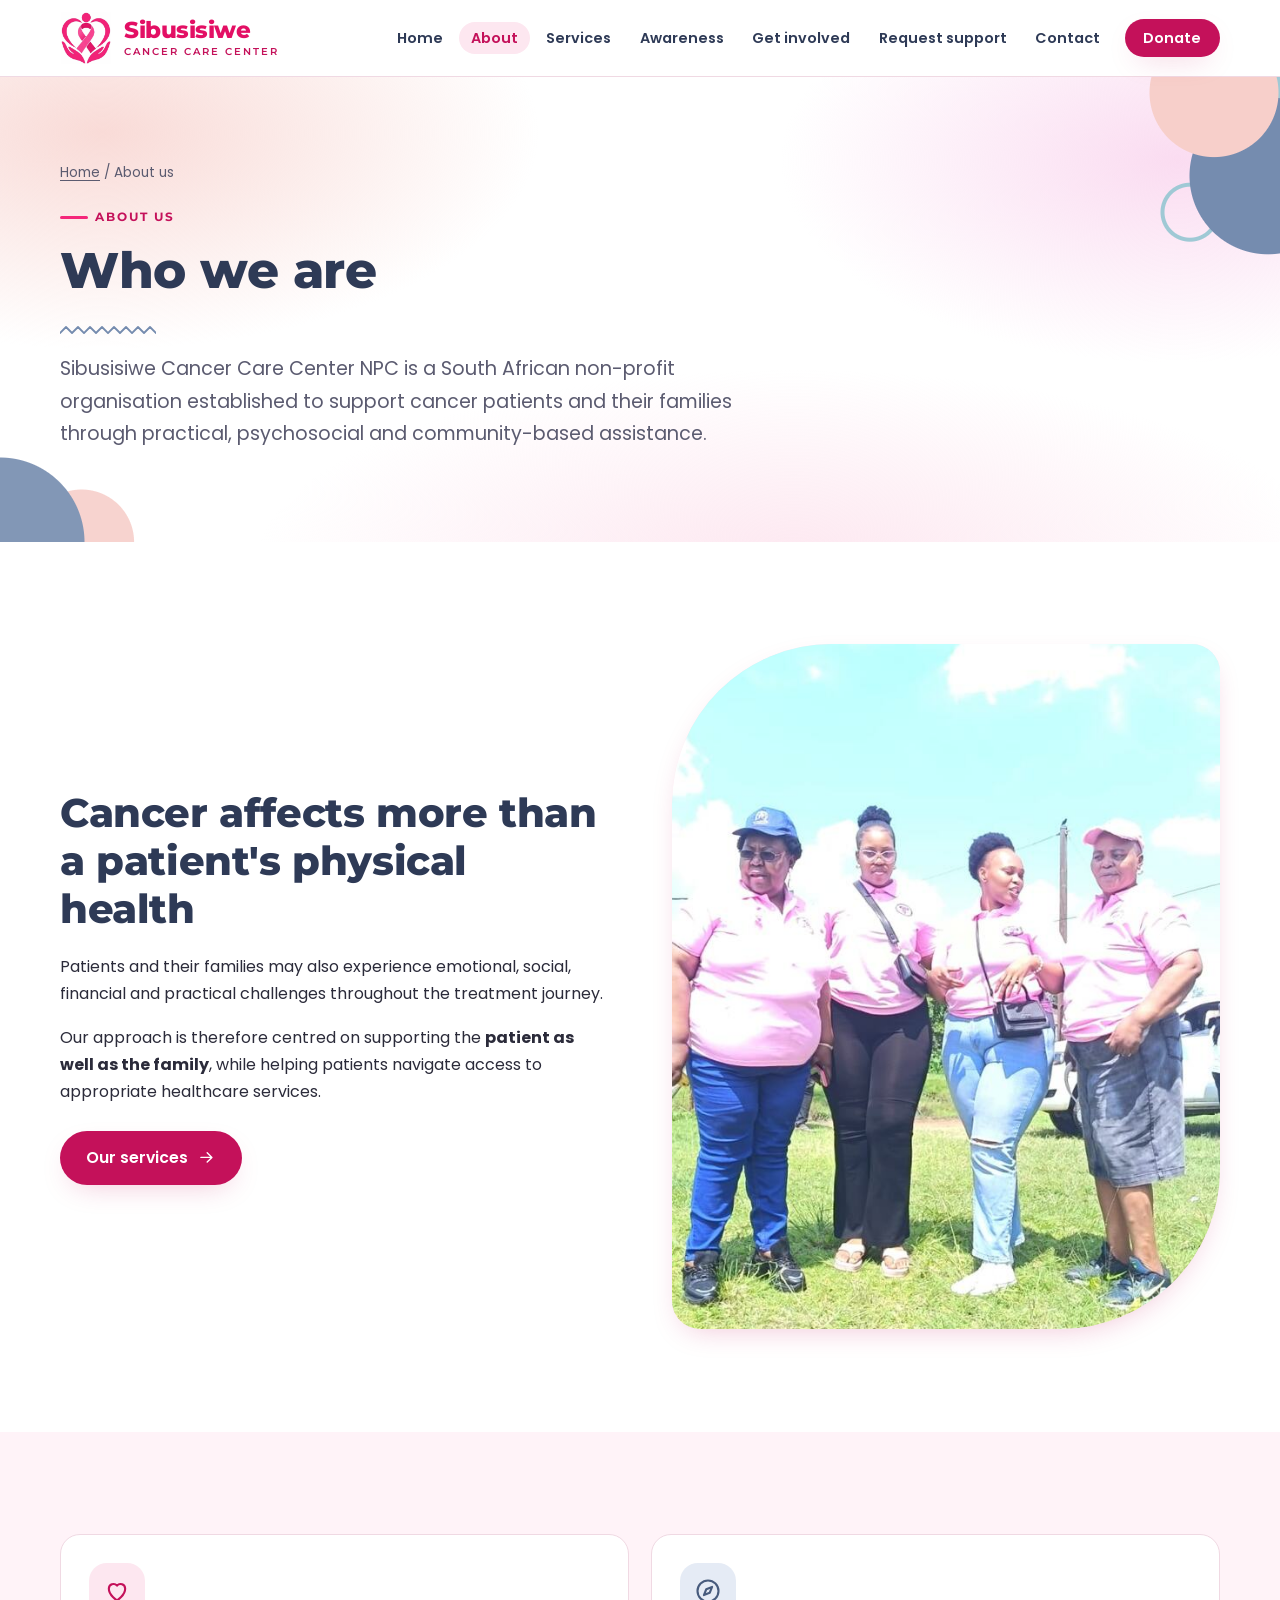
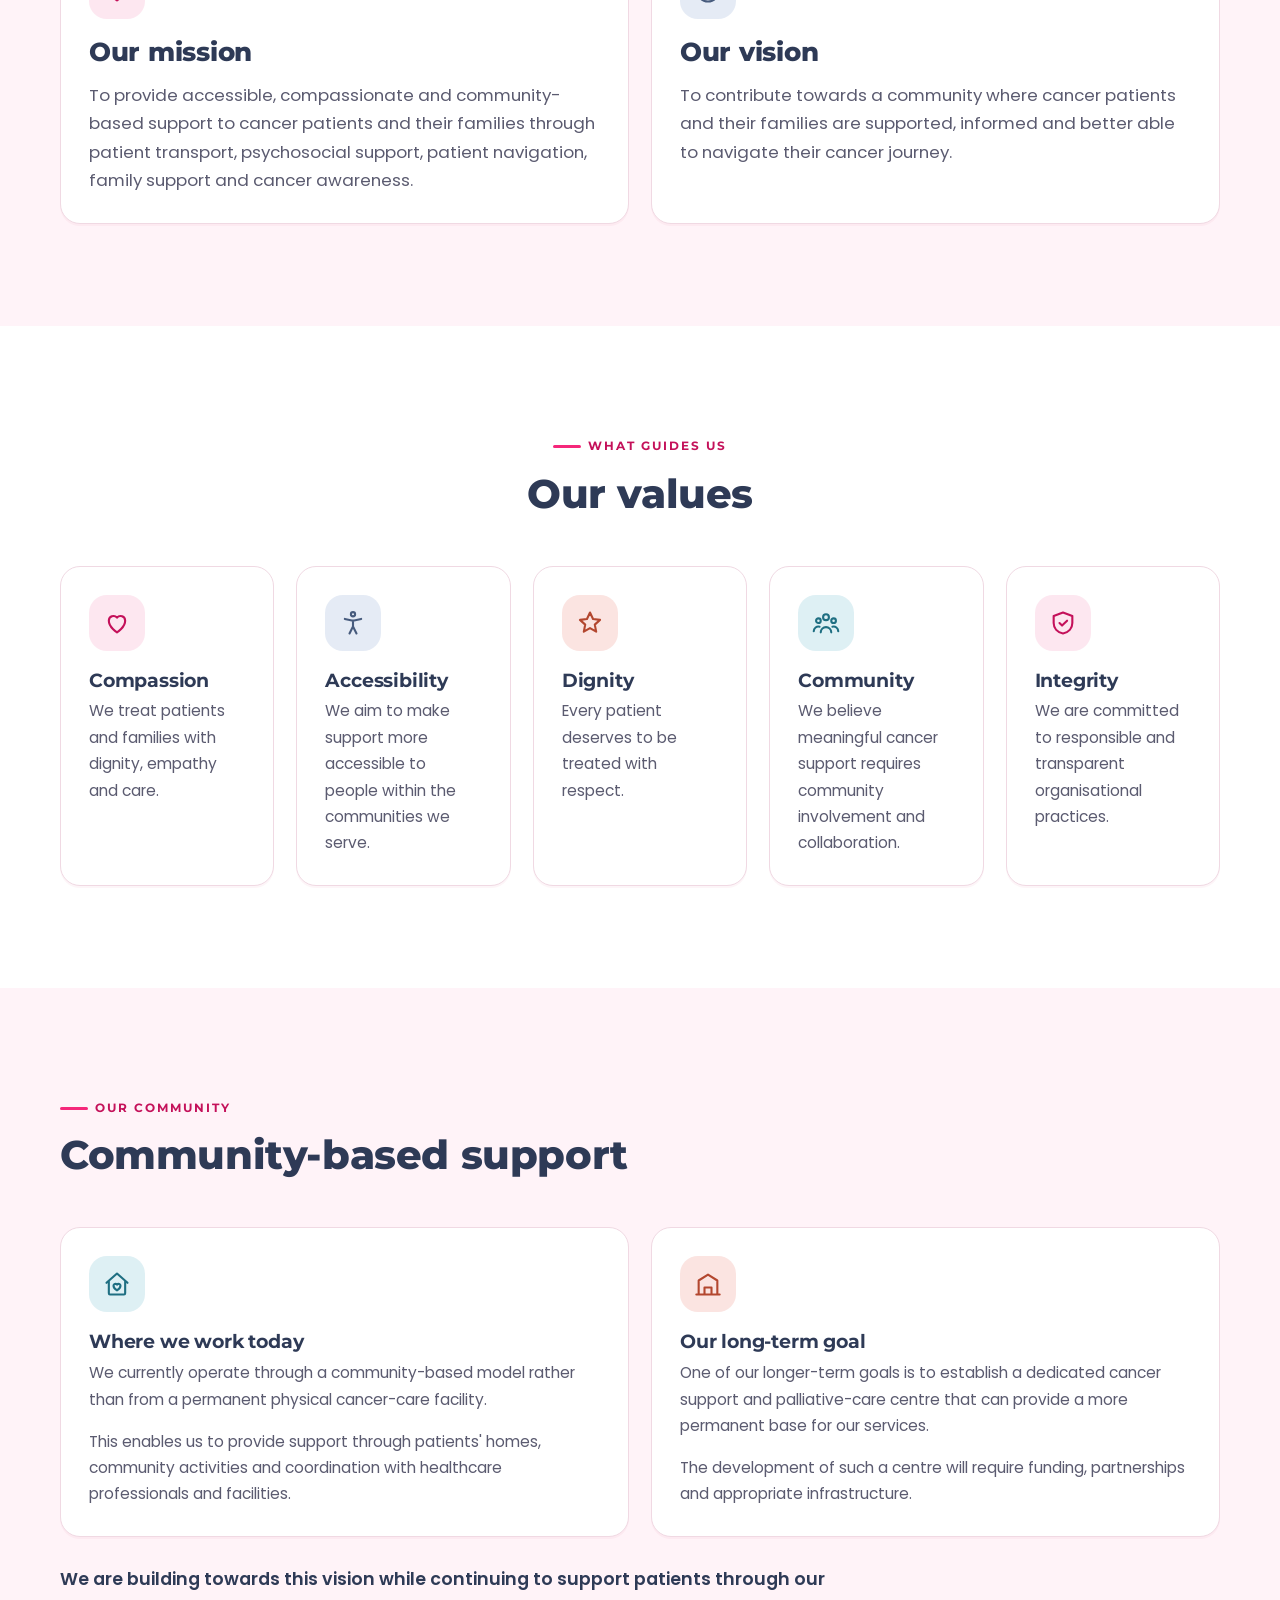
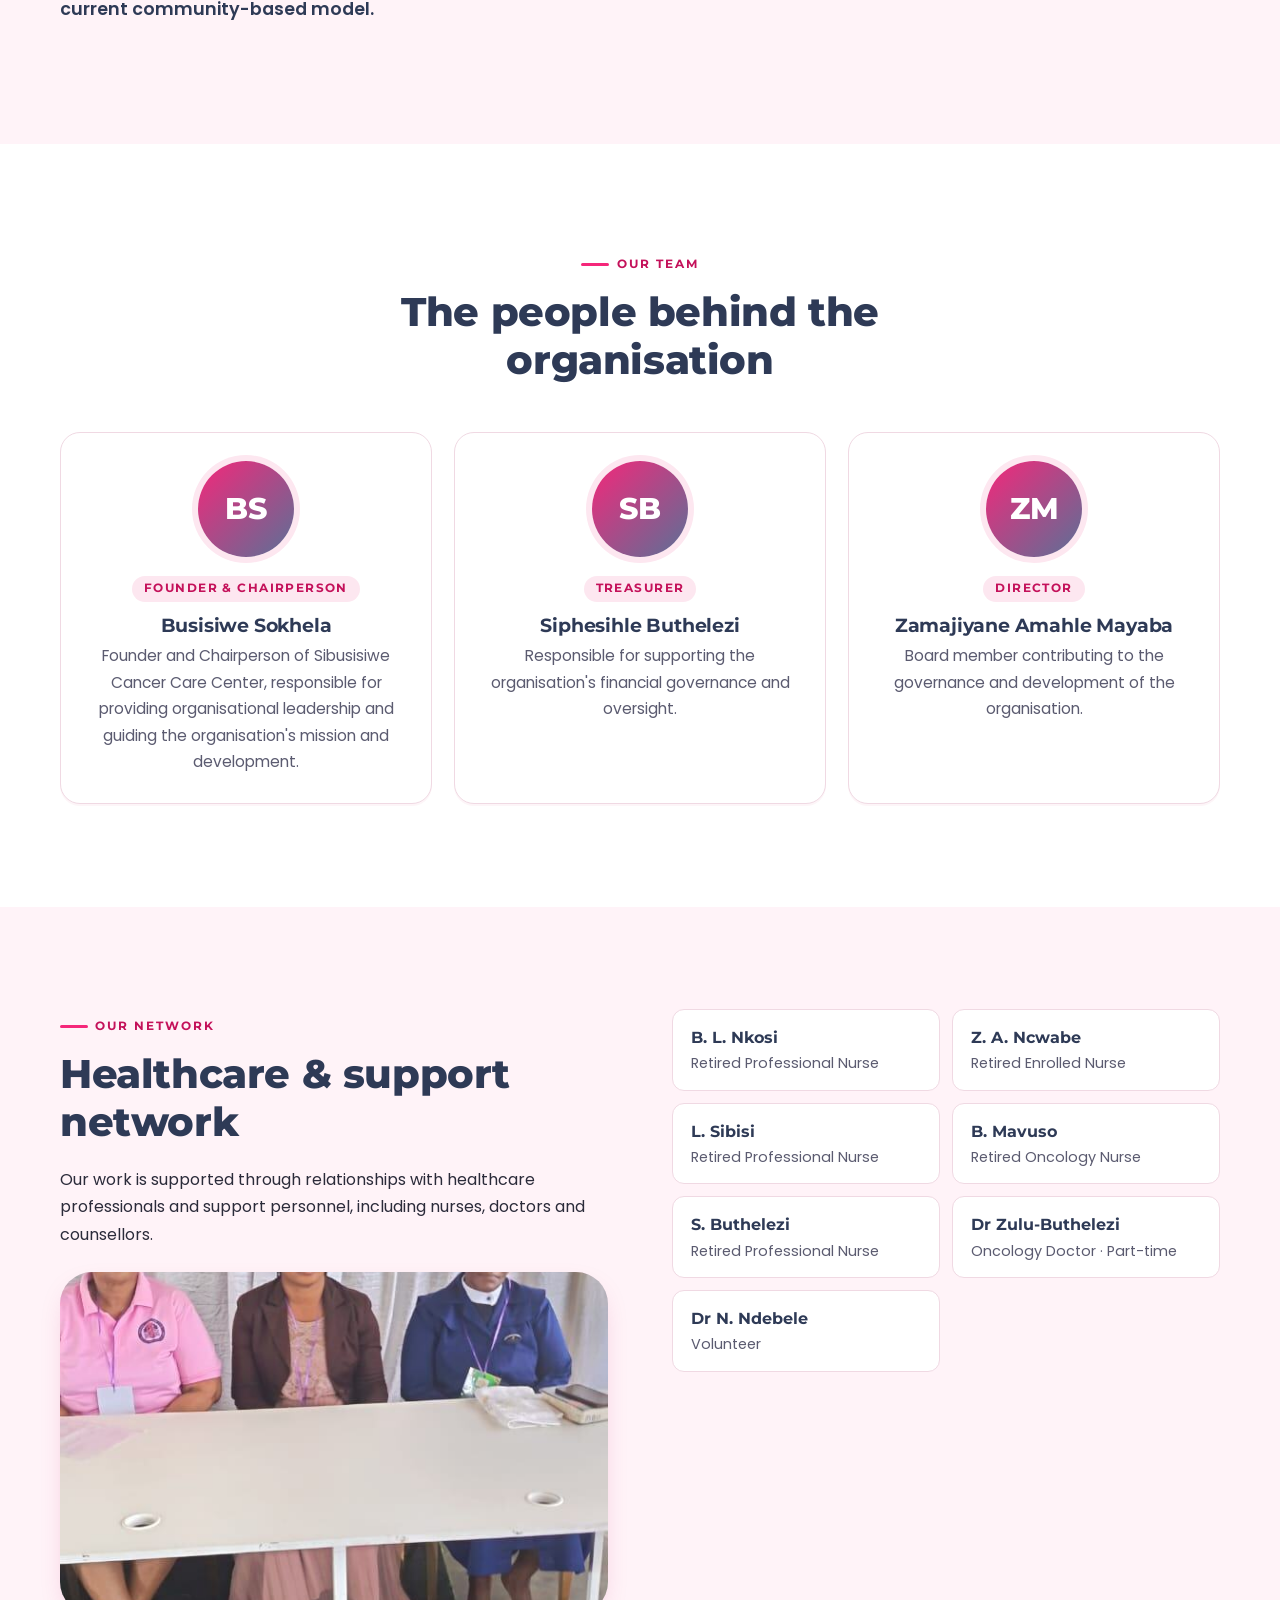
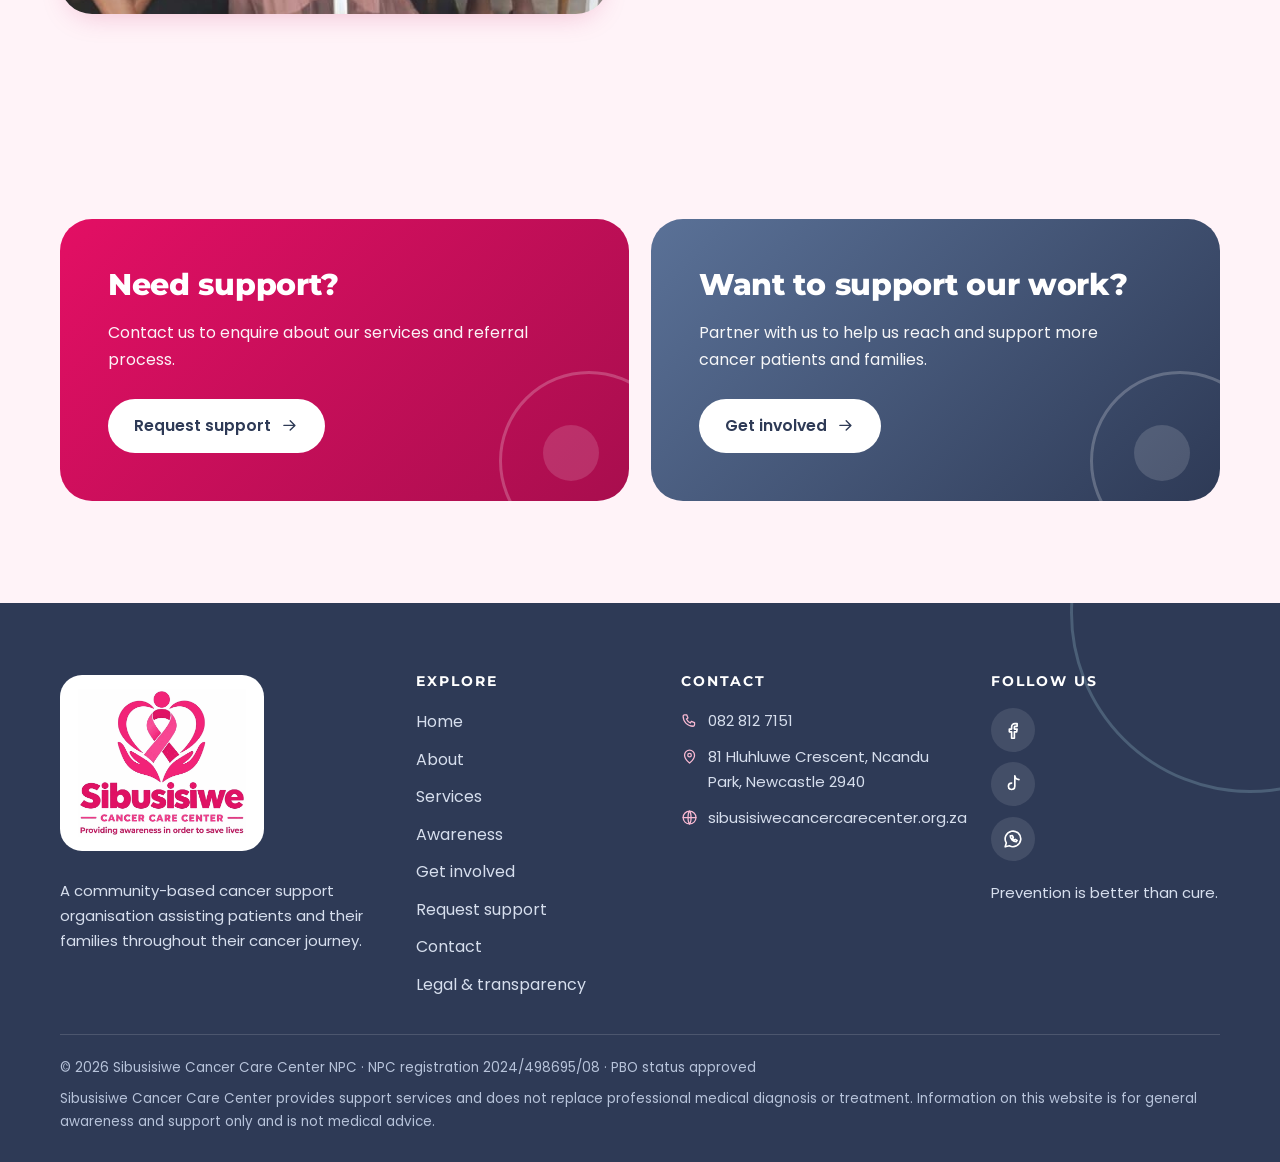
<file: about.html>
<!doctype html>
<html lang="en-ZA">
<head>
  <meta charset="utf-8">
  <meta name="viewport" content="width=device-width, initial-scale=1">
  <title>About us | Sibusisiwe Cancer Care Center</title>
  <meta name="description" content="About Sibusisiwe Cancer Care Center: our mission, vision, values, community-based model, long-term goal and the people behind the organisation.">
  <meta name="theme-color" content="#e30f64">
  <meta property="og:type" content="website">
  <meta property="og:site_name" content="Sibusisiwe Cancer Care Center">
  <meta property="og:title" content="About us | Sibusisiwe Cancer Care Center">
  <meta property="og:description" content="About Sibusisiwe Cancer Care Center: our mission, vision, values, community-based model, long-term goal and the people behind the organisation.">
  <link rel="icon" href="favicon.ico" sizes="any">
  <link rel="icon" type="image/png" sizes="48x48" href="images/favicon-48.png">
  <link rel="apple-touch-icon" href="images/apple-touch-icon.png">
  <link rel="preconnect" href="https://fonts.googleapis.com">
  <link rel="preconnect" href="https://fonts.gstatic.com" crossorigin>
  <link href="https://fonts.googleapis.com/css2?family=Montserrat:wght@600;700;800&amp;family=Poppins:wght@400;500;600&amp;display=swap" rel="stylesheet">
  <link rel="stylesheet" href="css/styles.css">
  <script>document.documentElement.classList.add("js")</script>
</head>
<body>
<a class="skip-link" href="#main">Skip to main content</a>
<header class="site-header">
  <div class="container header-inner">
    <a class="brand" href="index.html" aria-label="Sibusisiwe Cancer Care Center — home">
      <img src="images/logo-mark.png" alt="" width="52" height="54">
      <span class="brand-text"><span class="brand-name">Sibusisiwe</span><span class="brand-sub">Cancer Care Center</span></span>
    </a>
    <button class="nav-toggle" type="button" aria-expanded="false" aria-controls="primary-nav" aria-label="Open menu">
      <svg class="icon icon-open" viewBox="0 0 24 24" aria-hidden="true" focusable="false"><path d="M4 7h16M4 12h16M4 17h16"/></svg><svg class="icon icon-close" viewBox="0 0 24 24" aria-hidden="true" focusable="false"><path d="M6 6l12 12M18 6L6 18"/></svg>
    </button>
    <nav class="primary-nav" id="primary-nav" aria-label="Main">
      <ul class="nav-list">
        <li><a href="index.html">Home</a></li>
        <li><a href="about.html" aria-current="page">About</a></li>
        <li><a href="services.html">Services</a></li>
        <li><a href="awareness.html">Awareness</a></li>
        <li><a href="get-involved.html">Get involved</a></li>
        <li><a href="request-support.html">Request support</a></li>
        <li><a href="contact.html">Contact</a></li>
        <li class="nav-cta"><a href="get-involved.html#donate">Donate</a></li>
      </ul>
    </nav>
  </div>
</header>
<main id="main">
<section class="page-hero wash">
  <div class="container">
    <p class="crumbs"><a href="index.html">Home</a> / About us</p>
    <span class="eyebrow">About us</span>
    <h1>Who we are</h1>
    <span class="zigzag" aria-hidden="true"></span>
    <p class="lead">Sibusisiwe Cancer Care Center NPC is a South African non-profit organisation established to support cancer patients and their families through practical, psychosocial and community-based assistance.</p>
  </div>
</section>

<section class="section">
  <div class="container split">
    <div class="reveal">
      <h2>Cancer affects more than a patient's physical health</h2>
      <p>Patients and their families may also experience emotional, social, financial and practical challenges throughout the treatment journey.</p>
      <p>Our approach is therefore centred on supporting the <strong>patient as well as the family</strong>, while helping patients navigate access to appropriate healthcare services.</p>
      <div class="btn-row"><a class="btn btn--primary" href="services.html">Our services <svg class="icon" viewBox="0 0 24 24" aria-hidden="true" focusable="false"><path d="M5 12h14M13 6l6 6-6 6"/></svg></a></div>
    </div>
    <div class="photo photo--leaf photo--tall reveal"><img src="images/team-four-outdoors.jpg" alt="Four women in pink polo shirts standing together on a grassy field under a bright sky" width="630" height="1400" loading="lazy" decoding="async" style="--pos:50% 62%"></div>
  </div>
</section>

<section class="section section--tint">
  <div class="container grid grid--2">
    <div class="card reveal">
      <div class="icon-bubble"><svg class="icon" viewBox="0 0 24 24" aria-hidden="true" focusable="false"><path d="M12 20s-7-4.4-7-10a4 4 0 0 1 7-2.6A4 4 0 0 1 19 10c0 5.6-7 10-7 10z"/></svg></div>
      <h2 style="font-size:1.6rem">Our mission</h2>
      <p style="font-size:1.05rem">To provide accessible, compassionate and community-based support to cancer patients and their families through patient transport, psychosocial support, patient navigation, family support and cancer awareness.</p>
    </div>
    <div class="card reveal">
      <div class="icon-bubble icon-bubble--slate"><svg class="icon" viewBox="0 0 24 24" aria-hidden="true" focusable="false"><circle cx="12" cy="12" r="9"/><path d="M15.5 8.5l-2 5-5 2 2-5z"/></svg></div>
      <h2 style="font-size:1.6rem">Our vision</h2>
      <p style="font-size:1.05rem">To contribute towards a community where cancer patients and their families are supported, informed and better able to navigate their cancer journey.</p>
    </div>
  </div>
</section>

<section class="section">
  <div class="container">
    <div class="section-head center reveal">
      <span class="eyebrow">What guides us</span>
      <h2>Our values</h2>
    </div>
    <div class="grid grid--auto">
    <div class="card reveal">
      <div class="icon-bubble"><svg class="icon" viewBox="0 0 24 24" aria-hidden="true" focusable="false"><path d="M12 20s-7-4.4-7-10a4 4 0 0 1 7-2.6A4 4 0 0 1 19 10c0 5.6-7 10-7 10z"/></svg></div>
      <h3>Compassion</h3>
      <p>We treat patients and families with dignity, empathy and care.</p>
    </div>
    <div class="card reveal">
      <div class="icon-bubble icon-bubble--slate"><svg class="icon" viewBox="0 0 24 24" aria-hidden="true" focusable="false"><circle cx="12" cy="4.5" r="1.8"/><path d="M5 8.5l7 1.5 7-1.5M12 10v5M9 21l3-6 3 6"/></svg></div>
      <h3>Accessibility</h3>
      <p>We aim to make support more accessible to people within the communities we serve.</p>
    </div>
    <div class="card reveal">
      <div class="icon-bubble icon-bubble--peach"><svg class="icon" viewBox="0 0 24 24" aria-hidden="true" focusable="false"><path d="M12 3l2.6 5.6 6 .7-4.5 4.1 1.2 6L12 16.4 6.7 19.4l1.2-6L3.4 9.3l6-.7z"/></svg></div>
      <h3>Dignity</h3>
      <p>Every patient deserves to be treated with respect.</p>
    </div>
    <div class="card reveal">
      <div class="icon-bubble icon-bubble--teal"><svg class="icon" viewBox="0 0 24 24" aria-hidden="true" focusable="false"><circle cx="12" cy="7" r="2.5"/><circle cx="5.5" cy="10" r="2"/><circle cx="18.5" cy="10" r="2"/><path d="M7.5 20a4.5 4.5 0 0 1 9 0M1.5 19a4 4 0 0 1 5-3.8M22.5 19a4 4 0 0 0-5-3.8"/></svg></div>
      <h3>Community</h3>
      <p>We believe meaningful cancer support requires community involvement and collaboration.</p>
    </div>
    <div class="card reveal">
      <div class="icon-bubble"><svg class="icon" viewBox="0 0 24 24" aria-hidden="true" focusable="false"><path d="M12 3l8 3v6c0 4.5-3.2 8-8 9-4.8-1-8-4.5-8-9V6z"/><path d="M9 12l2.2 2.2L15.5 10"/></svg></div>
      <h3>Integrity</h3>
      <p>We are committed to responsible and transparent organisational practices.</p>
    </div>
    </div>
  </div>
</section>

<section class="section section--tint">
  <div class="container">
    <div class="section-head reveal">
      <span class="eyebrow">Our community</span>
      <h2>Community-based support</h2>
    </div>
    <div class="grid grid--2">
      <div class="card reveal">
        <div class="icon-bubble icon-bubble--teal"><svg class="icon" viewBox="0 0 24 24" aria-hidden="true" focusable="false"><path d="M3 11l9-8 9 8M5 9.5V20a1 1 0 0 0 1 1h12a1 1 0 0 0 1-1V9.5"/><path d="M12 17.5s-3-1.8-3-3.9a1.7 1.7 0 0 1 3-1.1 1.7 1.7 0 0 1 3 1.1c0 2.1-3 3.9-3 3.9z"/></svg></div>
        <h3>Where we work today</h3>
        <p>We currently operate through a community-based model rather than from a permanent physical cancer-care facility.</p>
        <p>This enables us to provide support through patients' homes, community activities and coordination with healthcare professionals and facilities.</p>
      </div>
      <div class="card reveal">
        <div class="icon-bubble icon-bubble--peach"><svg class="icon" viewBox="0 0 24 24" aria-hidden="true" focusable="false"><path d="M4 21V9l8-5 8 5v12M2 21h20M9 21v-6h6v6"/></svg></div>
        <h3>Our long-term goal</h3>
        <p>One of our longer-term goals is to establish a dedicated cancer support and palliative-care centre that can provide a more permanent base for our services.</p>
        <p>The development of such a centre will require funding, partnerships and appropriate infrastructure.</p>
      </div>
    </div>
    <p class="reveal" style="margin-top:28px;font-weight:600;font-size:1.1rem;color:var(--navy-900);max-width:70ch">We are building towards this vision while continuing to support patients through our current community-based model.</p>
  </div>
</section>

<section class="section" id="team">
  <div class="container">
    <div class="section-head center reveal">
      <span class="eyebrow">Our team</span>
      <h2>The people behind the organisation</h2>
    </div>
    <div class="grid grid--3">
    <div class="card person reveal">
      <div class="avatar" aria-hidden="true">BS</div>
      <span class="role">Founder &amp; Chairperson</span>
      <h3>Busisiwe Sokhela</h3>
      <p>Founder and Chairperson of Sibusisiwe Cancer Care Center, responsible for providing organisational leadership and guiding the organisation's mission and development.</p>
    </div>
    <div class="card person reveal">
      <div class="avatar" aria-hidden="true">SB</div>
      <span class="role">Treasurer</span>
      <h3>Siphesihle Buthelezi</h3>
      <p>Responsible for supporting the organisation's financial governance and oversight.</p>
    </div>
    <div class="card person reveal">
      <div class="avatar" aria-hidden="true">ZM</div>
      <span class="role">Director</span>
      <h3>Zamajiyane Amahle Mayaba</h3>
      <p>Board member contributing to the governance and development of the organisation.</p>
    </div>
    </div>
  </div>
</section>

<section class="section section--tint">
  <div class="container split split--top">
    <div class="reveal">
      <span class="eyebrow">Our network</span>
      <h2>Healthcare &amp; support network</h2>
      <p>Our work is supported through relationships with healthcare professionals and support personnel, including nurses, doctors and counsellors.</p>
      <div class="photo photo--wide reveal" style="margin-top:24px"><img src="images/panel-three-seated.jpg" alt="Three women seated at a table at a community event, one wearing a Sibusisiwe pink polo shirt" width="576" height="1280" loading="lazy" decoding="async" style="--pos:50% 22%"></div>
    </div>
    <ul class="network reveal">
    <li><strong>B. L. Nkosi</strong><span>Retired Professional Nurse</span></li>
    <li><strong>Z. A. Ncwabe</strong><span>Retired Enrolled Nurse</span></li>
    <li><strong>L. Sibisi</strong><span>Retired Professional Nurse</span></li>
    <li><strong>B. Mavuso</strong><span>Retired Oncology Nurse</span></li>
    <li><strong>S. Buthelezi</strong><span>Retired Professional Nurse</span></li>
    <li><strong>Dr Zulu-Buthelezi</strong><span>Oncology Doctor &middot; Part-time</span></li>
    <li><strong>Dr N. Ndebele</strong><span>Volunteer</span></li>
    </ul>
  </div>
</section>

<section class="section section--tint">
  <div class="container grid grid--2">
    <div class="cta-card cta-card--pink reveal">
      <h3>Need support?</h3>
      <p>Contact us to enquire about our services and referral process.</p>
      <div class="btn-row"><a class="btn btn--light" href="request-support.html">Request support <svg class="icon" viewBox="0 0 24 24" aria-hidden="true" focusable="false"><path d="M5 12h14M13 6l6 6-6 6"/></svg></a></div>
    </div>
    <div class="cta-card cta-card--slate reveal">
      <h3>Want to support our work?</h3>
      <p>Partner with us to help us reach and support more cancer patients and families.</p>
      <div class="btn-row"><a class="btn btn--light" href="get-involved.html">Get involved <svg class="icon" viewBox="0 0 24 24" aria-hidden="true" focusable="false"><path d="M5 12h14M13 6l6 6-6 6"/></svg></a></div>
    </div>
  </div>
</section>
</main>
<footer class="site-footer">
  <div class="container">
    <div class="footer-grid">
      <div class="footer-brand">
        <div class="brand-box"><img src="images/logo-full.png" alt="Sibusisiwe Cancer Care Center logo — providing awareness in order to save lives" width="168" height="148" loading="lazy"></div>
        <p>A community-based cancer support organisation assisting patients and their families throughout their cancer journey.</p>
      </div>
      <div>
        <h2>Explore</h2>
        <ul>
          <li><a href="index.html">Home</a></li>
          <li><a href="about.html">About</a></li>
          <li><a href="services.html">Services</a></li>
          <li><a href="awareness.html">Awareness</a></li>
          <li><a href="get-involved.html">Get involved</a></li>
          <li><a href="request-support.html">Request support</a></li>
          <li><a href="contact.html">Contact</a></li>
          <li><a href="legal.html">Legal &amp; transparency</a></li>
        </ul>
      </div>
      <div>
        <h2>Contact</h2>
        <ul class="contact-mini">
          <li><svg class="icon" viewBox="0 0 24 24" aria-hidden="true" focusable="false"><path d="M5 4h3l1.8 4.5-2.2 1.4a11 11 0 0 0 5.5 5.5l1.4-2.2L19 15v3a2 2 0 0 1-2 2A14 14 0 0 1 3 6a2 2 0 0 1 2-2z"/></svg><a href="tel:+27828127151">082 812 7151</a></li>
          <li><svg class="icon" viewBox="0 0 24 24" aria-hidden="true" focusable="false"><path d="M12 21s7-5.6 7-11a7 7 0 1 0-14 0c0 5.4 7 11 7 11z"/><circle cx="12" cy="10" r="2.5"/></svg><span>81 Hluhluwe Crescent, Ncandu Park, Newcastle 2940</span></li>
          <li><svg class="icon" viewBox="0 0 24 24" aria-hidden="true" focusable="false"><circle cx="12" cy="12" r="9"/><path d="M3 12h18M12 3c2.8 3 2.8 15 0 18M12 3c-2.8 3-2.8 15 0 18"/></svg><span>sibusisiwecancercarecenter.org.za</span></li>
        </ul>
      </div>
      <div>
        <h2>Follow us</h2>
        <ul class="socials">
          <li><a href="https://www.facebook.com/search/top?q=Sibusisiwe%20Cancer%20Care%20Center" target="_blank" rel="noopener" aria-label="Sibusisiwe Cancer Care Center on Facebook"><svg class="icon" viewBox="0 0 24 24" aria-hidden="true" focusable="false"><path d="M14 8h2.5V5H14a3.5 3.5 0 0 0-3.5 3.5V11H8v3h2.5v7h3v-7H16l.5-3h-3V8.8c0-.5.2-.8.5-.8z"/></svg></a></li>
          <li><a href="https://www.tiktok.com/search?q=Sibusisiwe%20Cancer%20Care%20Center" target="_blank" rel="noopener" aria-label="Sibusisiwe Cancer Care Center on TikTok"><svg class="icon" viewBox="0 0 24 24" aria-hidden="true" focusable="false"><path d="M14 3v11.5a3.5 3.5 0 1 1-3.5-3.5M14 3c.3 2.4 1.9 4 4.5 4.2"/></svg></a></li>
          <li><a href="https://wa.me/27828127151" target="_blank" rel="noopener" aria-label="Message Sibusisiwe Cancer Care Center on WhatsApp"><svg class="icon" viewBox="0 0 24 24" aria-hidden="true" focusable="false"><path d="M3.5 20.5l1.2-4.2A8.5 8.5 0 1 1 8 19.4z"/><path d="M9 8.5c0 3.5 3 6.5 6.5 6.5l1-1.5-2-1-1 .8a4.5 4.5 0 0 1-2-2l.8-1-1-2z"/></svg></a></li>
        </ul>
        <p style="margin-top:1.2rem;font-size:.93rem">Prevention is better than cure.</p>
      </div>
    </div>
    <div class="footer-legal">
      <p>&copy; <span data-year>2026</span> Sibusisiwe Cancer Care Center NPC &middot; NPC registration 2024/498695/08 &middot; PBO status approved</p>
      <p>Sibusisiwe Cancer Care Center provides support services and does not replace professional medical diagnosis or treatment. Information on this website is for general awareness and support only and is not medical advice.</p>
    </div>
  </div>
</footer>

<script src="js/main.js" defer></script>
</body>
</html>
</file>
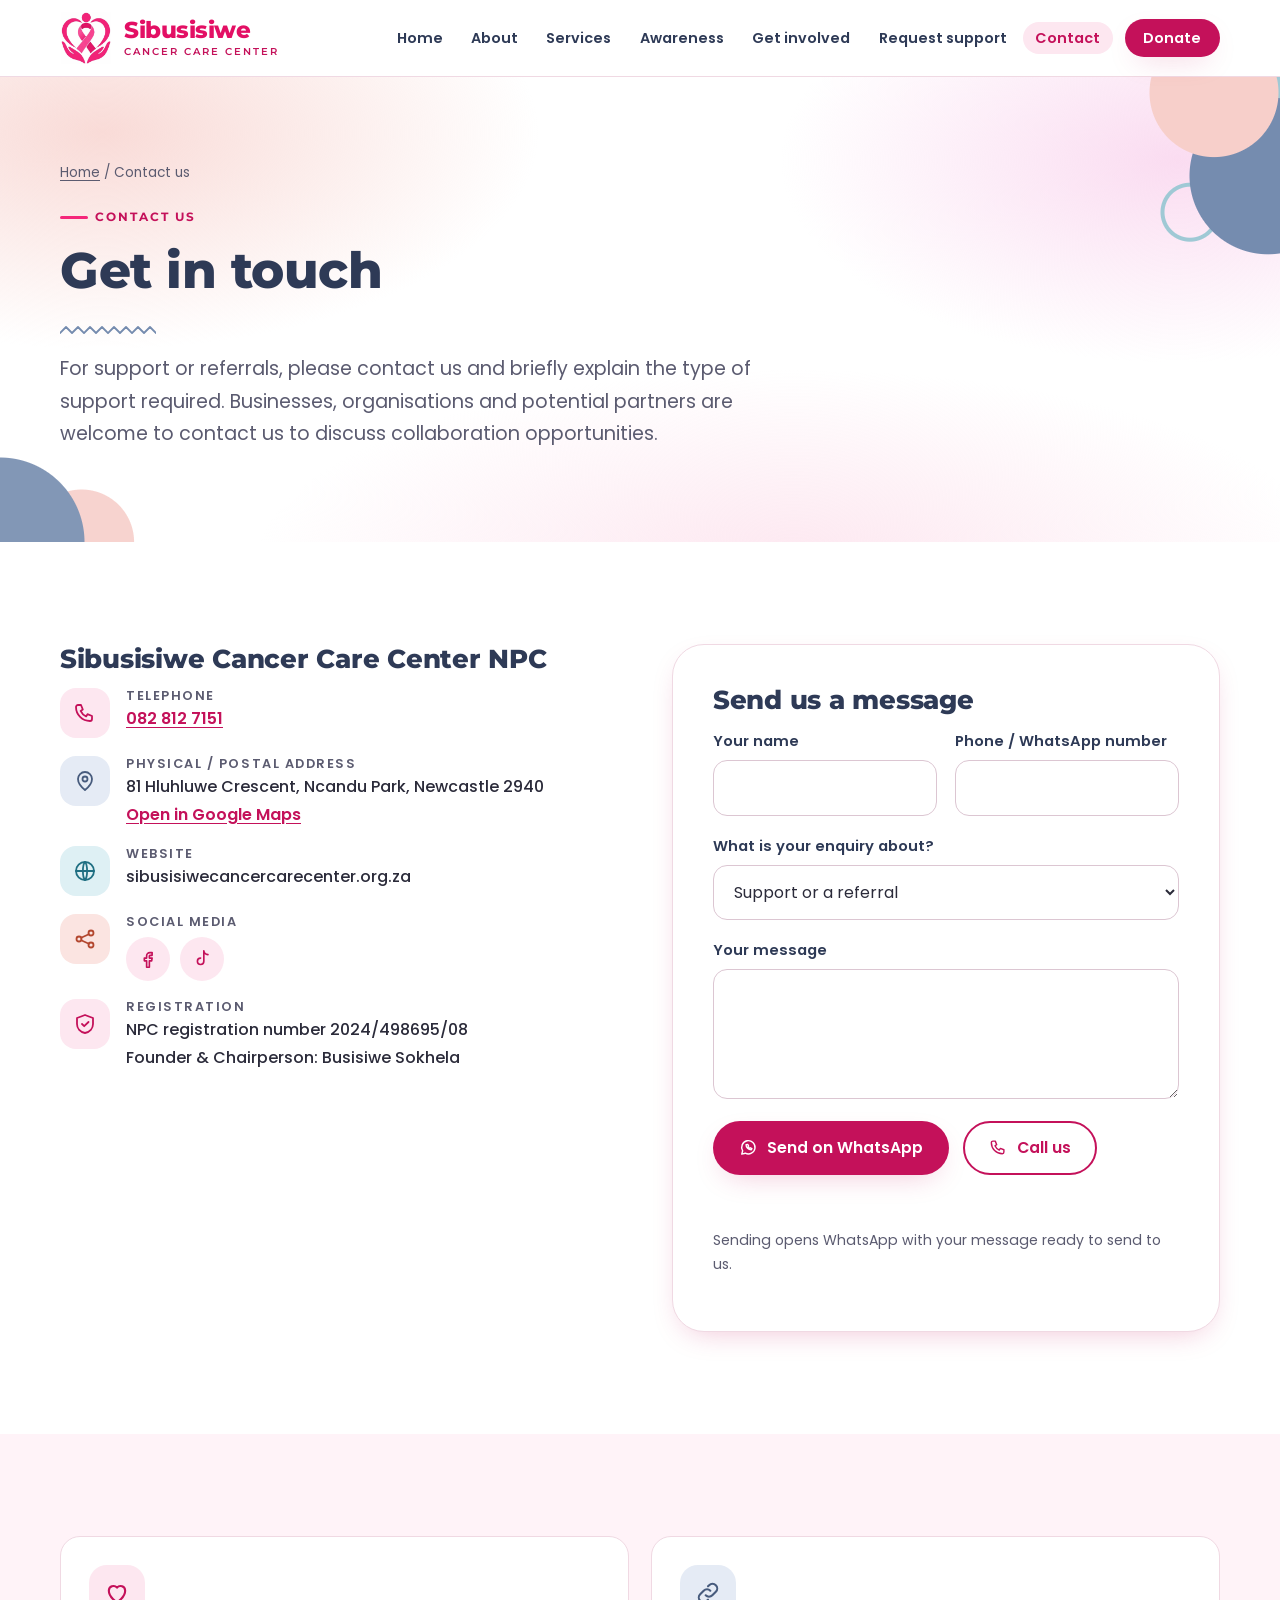
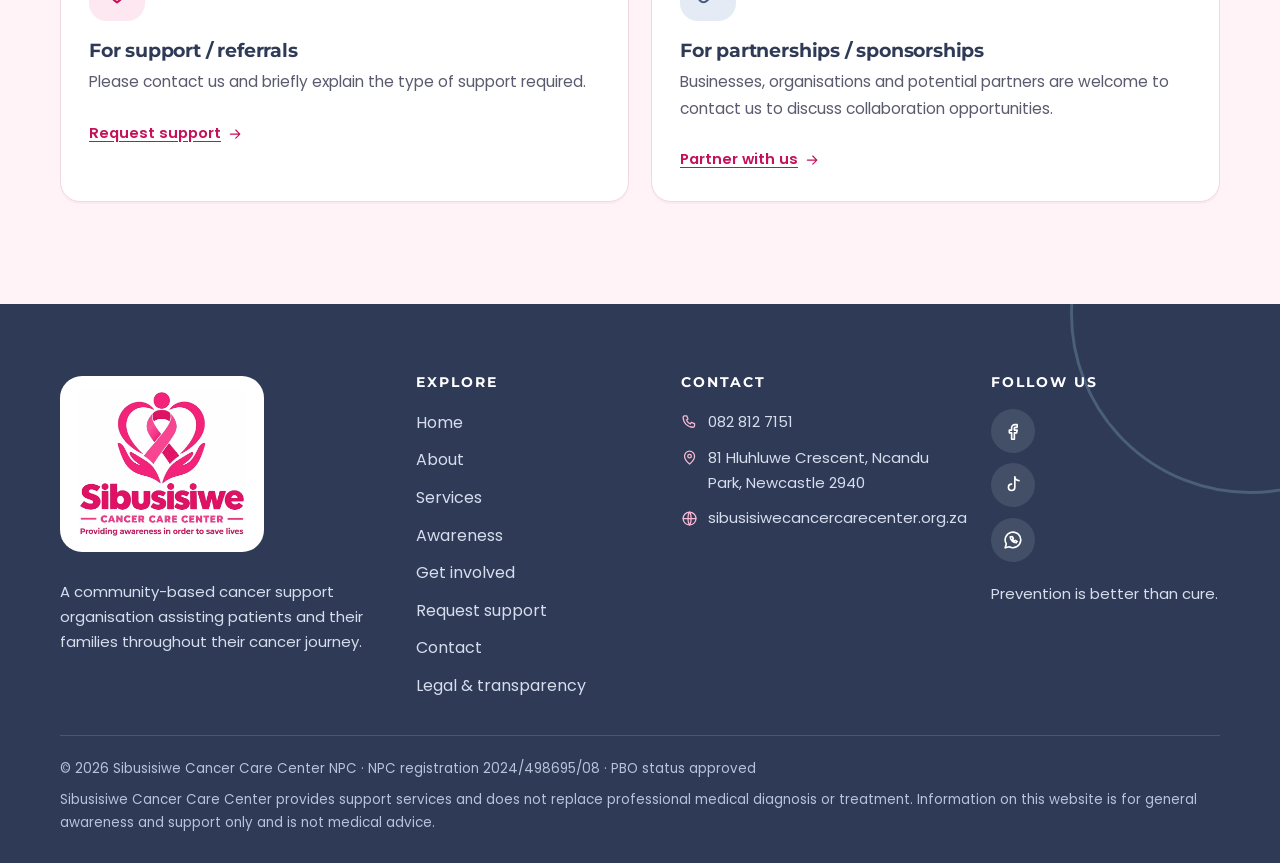
<file: contact.html>
<!doctype html>
<html lang="en-ZA">
<head>
  <meta charset="utf-8">
  <meta name="viewport" content="width=device-width, initial-scale=1">
  <title>Contact us | Sibusisiwe Cancer Care Center</title>
  <meta name="description" content="Contact Sibusisiwe Cancer Care Center in Newcastle, KwaZulu-Natal — telephone 082 812 7151, 81 Hluhluwe Crescent, Ncandu Park. For support, referrals, partnerships and sponsorships.">
  <meta name="theme-color" content="#e30f64">
  <meta property="og:type" content="website">
  <meta property="og:site_name" content="Sibusisiwe Cancer Care Center">
  <meta property="og:title" content="Contact us | Sibusisiwe Cancer Care Center">
  <meta property="og:description" content="Contact Sibusisiwe Cancer Care Center in Newcastle, KwaZulu-Natal — telephone 082 812 7151, 81 Hluhluwe Crescent, Ncandu Park. For support, referrals, partnerships and sponsorships.">
  <link rel="icon" href="favicon.ico" sizes="any">
  <link rel="icon" type="image/png" sizes="48x48" href="images/favicon-48.png">
  <link rel="apple-touch-icon" href="images/apple-touch-icon.png">
  <link rel="preconnect" href="https://fonts.googleapis.com">
  <link rel="preconnect" href="https://fonts.gstatic.com" crossorigin>
  <link href="https://fonts.googleapis.com/css2?family=Montserrat:wght@600;700;800&amp;family=Poppins:wght@400;500;600&amp;display=swap" rel="stylesheet">
  <link rel="stylesheet" href="css/styles.css">
  <script>document.documentElement.classList.add("js")</script>
</head>
<body>
<a class="skip-link" href="#main">Skip to main content</a>
<header class="site-header">
  <div class="container header-inner">
    <a class="brand" href="index.html" aria-label="Sibusisiwe Cancer Care Center — home">
      <img src="images/logo-mark.png" alt="" width="52" height="54">
      <span class="brand-text"><span class="brand-name">Sibusisiwe</span><span class="brand-sub">Cancer Care Center</span></span>
    </a>
    <button class="nav-toggle" type="button" aria-expanded="false" aria-controls="primary-nav" aria-label="Open menu">
      <svg class="icon icon-open" viewBox="0 0 24 24" aria-hidden="true" focusable="false"><path d="M4 7h16M4 12h16M4 17h16"/></svg><svg class="icon icon-close" viewBox="0 0 24 24" aria-hidden="true" focusable="false"><path d="M6 6l12 12M18 6L6 18"/></svg>
    </button>
    <nav class="primary-nav" id="primary-nav" aria-label="Main">
      <ul class="nav-list">
        <li><a href="index.html">Home</a></li>
        <li><a href="about.html">About</a></li>
        <li><a href="services.html">Services</a></li>
        <li><a href="awareness.html">Awareness</a></li>
        <li><a href="get-involved.html">Get involved</a></li>
        <li><a href="request-support.html">Request support</a></li>
        <li><a href="contact.html" aria-current="page">Contact</a></li>
        <li class="nav-cta"><a href="get-involved.html#donate">Donate</a></li>
      </ul>
    </nav>
  </div>
</header>
<main id="main">
<section class="page-hero wash">
  <div class="container">
    <p class="crumbs"><a href="index.html">Home</a> / Contact us</p>
    <span class="eyebrow">Contact us</span>
    <h1>Get in touch</h1>
    <span class="zigzag" aria-hidden="true"></span>
    <p class="lead">For support or referrals, please contact us and briefly explain the type of support required. Businesses, organisations and potential partners are welcome to contact us to discuss collaboration opportunities.</p>
  </div>
</section>

<section class="section">
  <div class="container split split--top">
    <div class="reveal">
      <h2 style="font-size:1.6rem">Sibusisiwe Cancer Care Center NPC</h2>
      <ul class="contact-list">
        <li><div class="icon-bubble"><svg class="icon" viewBox="0 0 24 24" aria-hidden="true" focusable="false"><path d="M5 4h3l1.8 4.5-2.2 1.4a11 11 0 0 0 5.5 5.5l1.4-2.2L19 15v3a2 2 0 0 1-2 2A14 14 0 0 1 3 6a2 2 0 0 1 2-2z"/></svg></div><div><h3>Telephone</h3><p><a href="tel:+27828127151">082 812 7151</a></p></div></li>
        <li><div class="icon-bubble icon-bubble--slate"><svg class="icon" viewBox="0 0 24 24" aria-hidden="true" focusable="false"><path d="M12 21s7-5.6 7-11a7 7 0 1 0-14 0c0 5.4 7 11 7 11z"/><circle cx="12" cy="10" r="2.5"/></svg></div><div><h3>Physical / postal address</h3><p>81 Hluhluwe Crescent, Ncandu Park, Newcastle 2940</p><p><a href="https://www.google.com/maps/search/?api=1&query=81+Hluhluwe+Crescent+Ncandu+Park+Newcastle+2940" target="_blank" rel="noopener">Open in Google Maps</a></p></div></li>
        <li><div class="icon-bubble icon-bubble--teal"><svg class="icon" viewBox="0 0 24 24" aria-hidden="true" focusable="false"><circle cx="12" cy="12" r="9"/><path d="M3 12h18M12 3c2.8 3 2.8 15 0 18M12 3c-2.8 3-2.8 15 0 18"/></svg></div><div><h3>Website</h3><p>sibusisiwecancercarecenter.org.za</p></div></li>
        <li><div class="icon-bubble icon-bubble--peach"><svg class="icon" viewBox="0 0 24 24" aria-hidden="true" focusable="false"><circle cx="6" cy="12" r="2.5"/><circle cx="18" cy="6" r="2.5"/><circle cx="18" cy="18" r="2.5"/><path d="M8.2 10.8l7.6-3.6M8.2 13.2l7.6 3.6"/></svg></div><div><h3>Social media</h3>
          <ul class="socials" style="margin-top:8px">
            <li><a href="https://www.facebook.com/search/top?q=Sibusisiwe%20Cancer%20Care%20Center" target="_blank" rel="noopener" aria-label="Sibusisiwe Cancer Care Center on Facebook"><svg class="icon" viewBox="0 0 24 24" aria-hidden="true" focusable="false"><path d="M14 8h2.5V5H14a3.5 3.5 0 0 0-3.5 3.5V11H8v3h2.5v7h3v-7H16l.5-3h-3V8.8c0-.5.2-.8.5-.8z"/></svg></a></li>
            <li><a href="https://www.tiktok.com/search?q=Sibusisiwe%20Cancer%20Care%20Center" target="_blank" rel="noopener" aria-label="Sibusisiwe Cancer Care Center on TikTok"><svg class="icon" viewBox="0 0 24 24" aria-hidden="true" focusable="false"><path d="M14 3v11.5a3.5 3.5 0 1 1-3.5-3.5M14 3c.3 2.4 1.9 4 4.5 4.2"/></svg></a></li>
          </ul></div></li>
        <li><div class="icon-bubble"><svg class="icon" viewBox="0 0 24 24" aria-hidden="true" focusable="false"><path d="M12 3l8 3v6c0 4.5-3.2 8-8 9-4.8-1-8-4.5-8-9V6z"/><path d="M9 12l2.2 2.2L15.5 10"/></svg></div><div><h3>Registration</h3><p>NPC registration number 2024/498695/08</p><p>Founder &amp; Chairperson: Busisiwe Sokhela</p></div></li>
      </ul>
    </div>

    <div class="form-card reveal">
      <h2 style="font-size:1.6rem">Send us a message</h2>
      <form data-whatsapp data-intro="Hello Sibusisiwe Cancer Care Center," novalidate>
        <div class="form-grid">
          <div class="field"><label for="c-name">Your name</label><input id="c-name" name="name" type="text" autocomplete="name" required></div>
          <div class="field"><label for="c-phone">Phone / WhatsApp number</label><input id="c-phone" name="phone" type="tel" autocomplete="tel" required></div>
          <div class="field field--full"><label for="c-topic">What is your enquiry about?</label>
            <select id="c-topic" name="topic">
              <option value="support">Support or a referral</option>
              <option value="partner">Partnership or sponsorship</option>
              <option value="volunteer">Volunteering</option>
              <option value="donate">Donations</option>
              <option value="awareness">Awareness session or event</option>
              <option value="other">Something else</option>
            </select></div>
          <div class="field field--full"><label for="c-msg">Your message</label><textarea id="c-msg" name="message" required></textarea></div>
        </div>
        <div class="btn-row" style="margin-top:22px">
          <button class="btn btn--primary" type="submit"><svg class="icon" viewBox="0 0 24 24" aria-hidden="true" focusable="false"><path d="M3.5 20.5l1.2-4.2A8.5 8.5 0 1 1 8 19.4z"/><path d="M9 8.5c0 3.5 3 6.5 6.5 6.5l1-1.5-2-1-1 .8a4.5 4.5 0 0 1-2-2l.8-1-1-2z"/></svg> Send on WhatsApp</button>
          <a class="btn btn--outline" href="tel:+27828127151"><svg class="icon" viewBox="0 0 24 24" aria-hidden="true" focusable="false"><path d="M5 4h3l1.8 4.5-2.2 1.4a11 11 0 0 0 5.5 5.5l1.4-2.2L19 15v3a2 2 0 0 1-2 2A14 14 0 0 1 3 6a2 2 0 0 1 2-2z"/></svg> Call us</a>
        </div>
        <p class="form-status" role="status" aria-live="polite"></p>
        <p class="form-note">Sending opens WhatsApp with your message ready to send to us.</p>
      </form>
    </div>
  </div>
</section>

<section class="section section--tint">
  <div class="container grid grid--2">
    <div class="card reveal"><div class="icon-bubble"><svg class="icon" viewBox="0 0 24 24" aria-hidden="true" focusable="false"><path d="M12 20s-7-4.4-7-10a4 4 0 0 1 7-2.6A4 4 0 0 1 19 10c0 5.6-7 10-7 10z"/></svg></div><h3>For support / referrals</h3><p>Please contact us and briefly explain the type of support required.</p><a class="more" href="request-support.html" style="display:inline-flex;gap:.4em;font-weight:600;margin-top:10px">Request support <svg class="icon" viewBox="0 0 24 24" aria-hidden="true" focusable="false"><path d="M5 12h14M13 6l6 6-6 6"/></svg></a></div>
    <div class="card reveal"><div class="icon-bubble icon-bubble--slate"><svg class="icon" viewBox="0 0 24 24" aria-hidden="true" focusable="false"><path d="M10 14a4 4 0 0 0 5.7 0l3-3a4 4 0 0 0-5.7-5.7l-1 1M14 10a4 4 0 0 0-5.7 0l-3 3a4 4 0 0 0 5.7 5.7l1-1"/></svg></div><h3>For partnerships / sponsorships</h3><p>Businesses, organisations and potential partners are welcome to contact us to discuss collaboration opportunities.</p><a class="more" href="get-involved.html#partner" style="display:inline-flex;gap:.4em;font-weight:600;margin-top:10px">Partner with us <svg class="icon" viewBox="0 0 24 24" aria-hidden="true" focusable="false"><path d="M5 12h14M13 6l6 6-6 6"/></svg></a></div>
  </div>
</section>
</main>
<footer class="site-footer">
  <div class="container">
    <div class="footer-grid">
      <div class="footer-brand">
        <div class="brand-box"><img src="images/logo-full.png" alt="Sibusisiwe Cancer Care Center logo — providing awareness in order to save lives" width="168" height="148" loading="lazy"></div>
        <p>A community-based cancer support organisation assisting patients and their families throughout their cancer journey.</p>
      </div>
      <div>
        <h2>Explore</h2>
        <ul>
          <li><a href="index.html">Home</a></li>
          <li><a href="about.html">About</a></li>
          <li><a href="services.html">Services</a></li>
          <li><a href="awareness.html">Awareness</a></li>
          <li><a href="get-involved.html">Get involved</a></li>
          <li><a href="request-support.html">Request support</a></li>
          <li><a href="contact.html">Contact</a></li>
          <li><a href="legal.html">Legal &amp; transparency</a></li>
        </ul>
      </div>
      <div>
        <h2>Contact</h2>
        <ul class="contact-mini">
          <li><svg class="icon" viewBox="0 0 24 24" aria-hidden="true" focusable="false"><path d="M5 4h3l1.8 4.5-2.2 1.4a11 11 0 0 0 5.5 5.5l1.4-2.2L19 15v3a2 2 0 0 1-2 2A14 14 0 0 1 3 6a2 2 0 0 1 2-2z"/></svg><a href="tel:+27828127151">082 812 7151</a></li>
          <li><svg class="icon" viewBox="0 0 24 24" aria-hidden="true" focusable="false"><path d="M12 21s7-5.6 7-11a7 7 0 1 0-14 0c0 5.4 7 11 7 11z"/><circle cx="12" cy="10" r="2.5"/></svg><span>81 Hluhluwe Crescent, Ncandu Park, Newcastle 2940</span></li>
          <li><svg class="icon" viewBox="0 0 24 24" aria-hidden="true" focusable="false"><circle cx="12" cy="12" r="9"/><path d="M3 12h18M12 3c2.8 3 2.8 15 0 18M12 3c-2.8 3-2.8 15 0 18"/></svg><span>sibusisiwecancercarecenter.org.za</span></li>
        </ul>
      </div>
      <div>
        <h2>Follow us</h2>
        <ul class="socials">
          <li><a href="https://www.facebook.com/search/top?q=Sibusisiwe%20Cancer%20Care%20Center" target="_blank" rel="noopener" aria-label="Sibusisiwe Cancer Care Center on Facebook"><svg class="icon" viewBox="0 0 24 24" aria-hidden="true" focusable="false"><path d="M14 8h2.5V5H14a3.5 3.5 0 0 0-3.5 3.5V11H8v3h2.5v7h3v-7H16l.5-3h-3V8.8c0-.5.2-.8.5-.8z"/></svg></a></li>
          <li><a href="https://www.tiktok.com/search?q=Sibusisiwe%20Cancer%20Care%20Center" target="_blank" rel="noopener" aria-label="Sibusisiwe Cancer Care Center on TikTok"><svg class="icon" viewBox="0 0 24 24" aria-hidden="true" focusable="false"><path d="M14 3v11.5a3.5 3.5 0 1 1-3.5-3.5M14 3c.3 2.4 1.9 4 4.5 4.2"/></svg></a></li>
          <li><a href="https://wa.me/27828127151" target="_blank" rel="noopener" aria-label="Message Sibusisiwe Cancer Care Center on WhatsApp"><svg class="icon" viewBox="0 0 24 24" aria-hidden="true" focusable="false"><path d="M3.5 20.5l1.2-4.2A8.5 8.5 0 1 1 8 19.4z"/><path d="M9 8.5c0 3.5 3 6.5 6.5 6.5l1-1.5-2-1-1 .8a4.5 4.5 0 0 1-2-2l.8-1-1-2z"/></svg></a></li>
        </ul>
        <p style="margin-top:1.2rem;font-size:.93rem">Prevention is better than cure.</p>
      </div>
    </div>
    <div class="footer-legal">
      <p>&copy; <span data-year>2026</span> Sibusisiwe Cancer Care Center NPC &middot; NPC registration 2024/498695/08 &middot; PBO status approved</p>
      <p>Sibusisiwe Cancer Care Center provides support services and does not replace professional medical diagnosis or treatment. Information on this website is for general awareness and support only and is not medical advice.</p>
    </div>
  </div>
</footer>

<script src="js/main.js" defer></script>
</body>
</html>
</file>
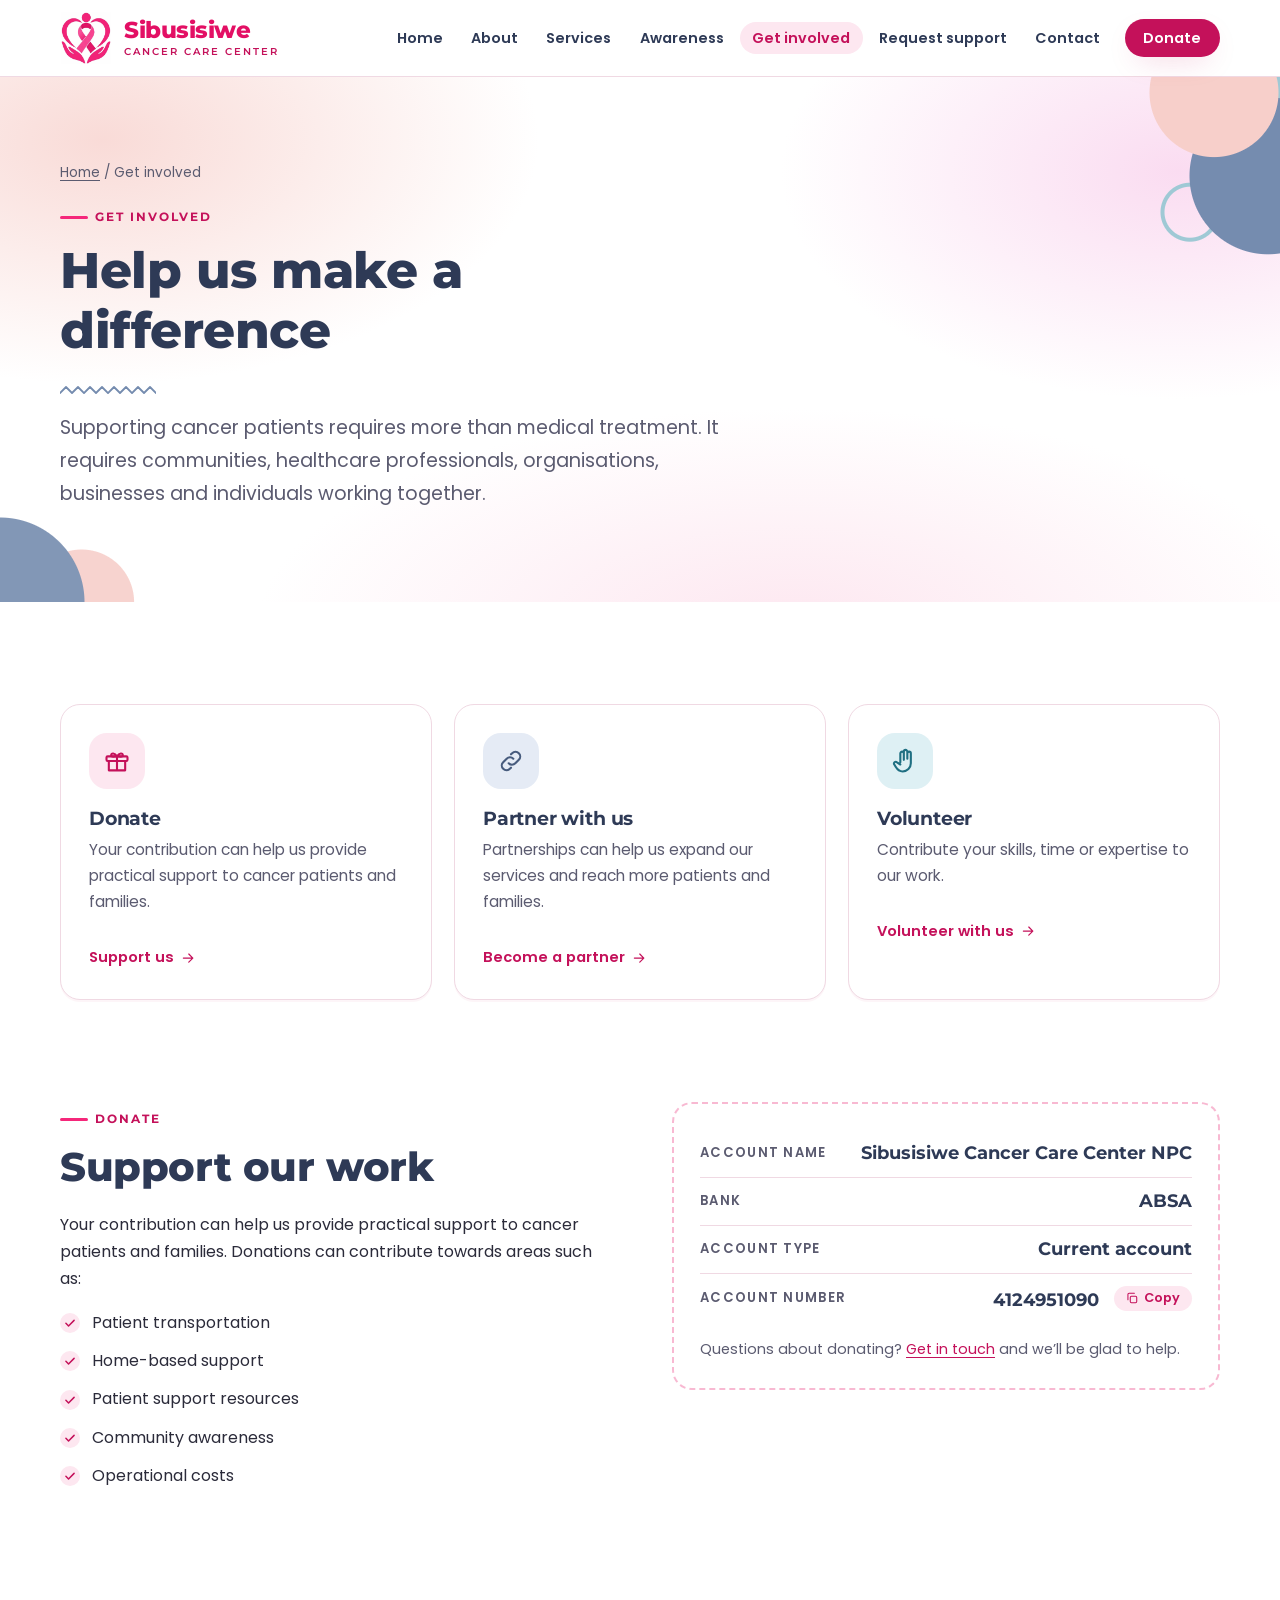
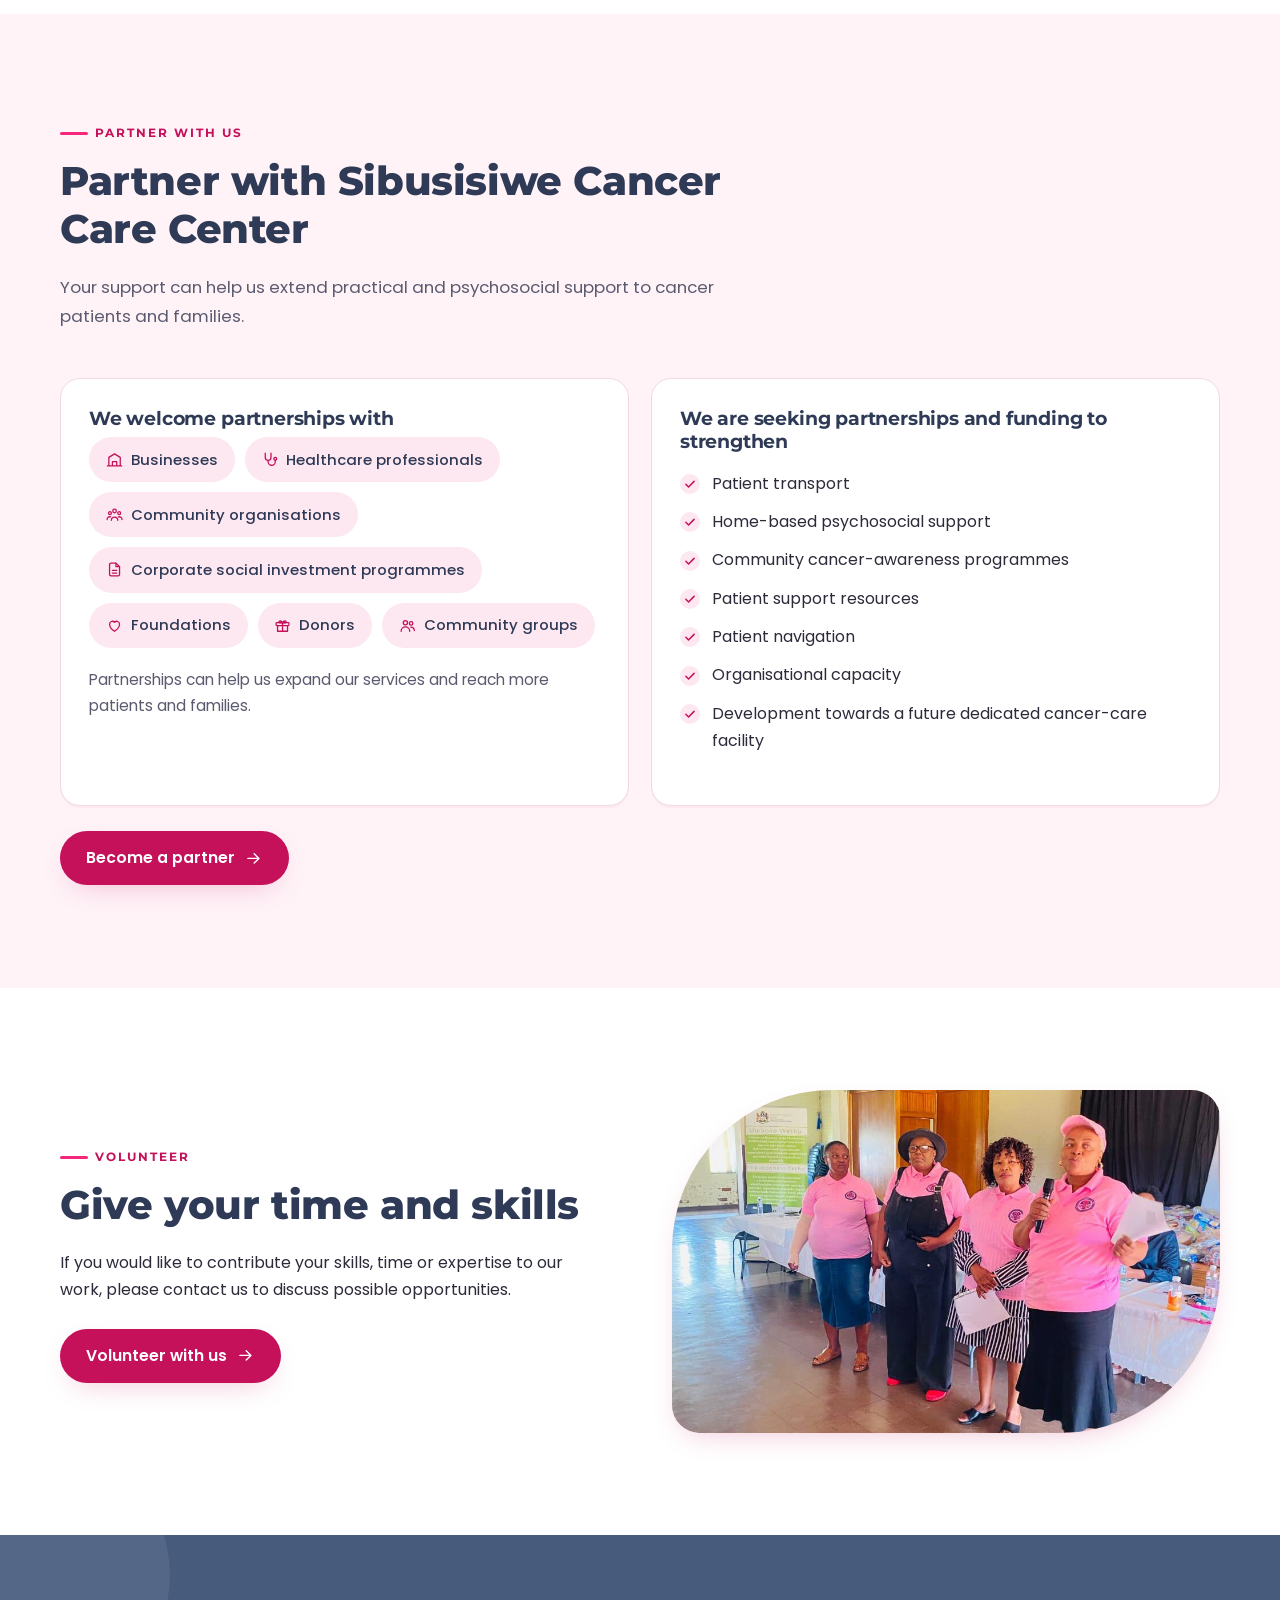
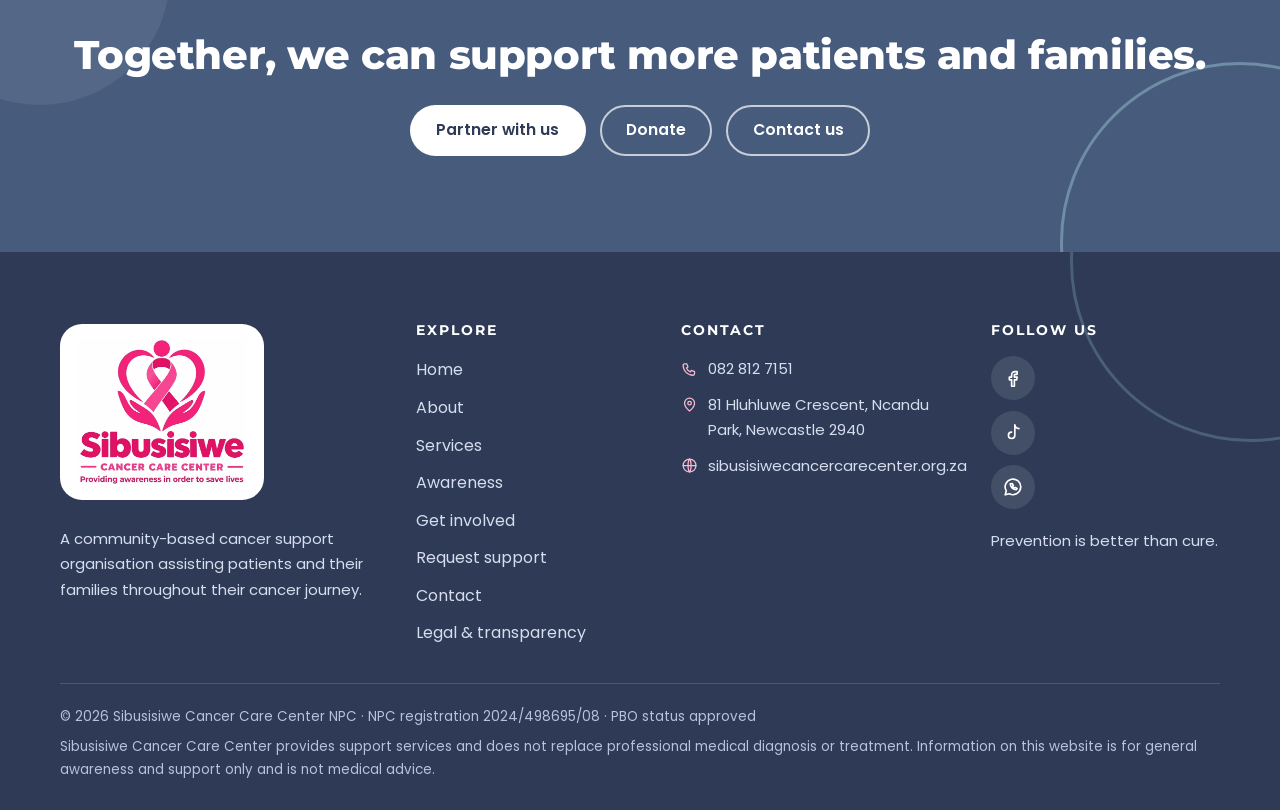
<file: get-involved.html>
<!doctype html>
<html lang="en-ZA">
<head>
  <meta charset="utf-8">
  <meta name="viewport" content="width=device-width, initial-scale=1">
  <title>Get involved | Sibusisiwe Cancer Care Center</title>
  <meta name="description" content="Donate, partner with us or volunteer. Help Sibusisiwe Cancer Care Center support more cancer patients and their families.">
  <meta name="theme-color" content="#e30f64">
  <meta property="og:type" content="website">
  <meta property="og:site_name" content="Sibusisiwe Cancer Care Center">
  <meta property="og:title" content="Get involved | Sibusisiwe Cancer Care Center">
  <meta property="og:description" content="Donate, partner with us or volunteer. Help Sibusisiwe Cancer Care Center support more cancer patients and their families.">
  <link rel="icon" href="favicon.ico" sizes="any">
  <link rel="icon" type="image/png" sizes="48x48" href="images/favicon-48.png">
  <link rel="apple-touch-icon" href="images/apple-touch-icon.png">
  <link rel="preconnect" href="https://fonts.googleapis.com">
  <link rel="preconnect" href="https://fonts.gstatic.com" crossorigin>
  <link href="https://fonts.googleapis.com/css2?family=Montserrat:wght@600;700;800&amp;family=Poppins:wght@400;500;600&amp;display=swap" rel="stylesheet">
  <link rel="stylesheet" href="css/styles.css">
  <script>document.documentElement.classList.add("js")</script>
</head>
<body>
<a class="skip-link" href="#main">Skip to main content</a>
<header class="site-header">
  <div class="container header-inner">
    <a class="brand" href="index.html" aria-label="Sibusisiwe Cancer Care Center — home">
      <img src="images/logo-mark.png" alt="" width="52" height="54">
      <span class="brand-text"><span class="brand-name">Sibusisiwe</span><span class="brand-sub">Cancer Care Center</span></span>
    </a>
    <button class="nav-toggle" type="button" aria-expanded="false" aria-controls="primary-nav" aria-label="Open menu">
      <svg class="icon icon-open" viewBox="0 0 24 24" aria-hidden="true" focusable="false"><path d="M4 7h16M4 12h16M4 17h16"/></svg><svg class="icon icon-close" viewBox="0 0 24 24" aria-hidden="true" focusable="false"><path d="M6 6l12 12M18 6L6 18"/></svg>
    </button>
    <nav class="primary-nav" id="primary-nav" aria-label="Main">
      <ul class="nav-list">
        <li><a href="index.html">Home</a></li>
        <li><a href="about.html">About</a></li>
        <li><a href="services.html">Services</a></li>
        <li><a href="awareness.html">Awareness</a></li>
        <li><a href="get-involved.html" aria-current="page">Get involved</a></li>
        <li><a href="request-support.html">Request support</a></li>
        <li><a href="contact.html">Contact</a></li>
        <li class="nav-cta"><a href="get-involved.html#donate">Donate</a></li>
      </ul>
    </nav>
  </div>
</header>
<main id="main">
<section class="page-hero wash">
  <div class="container">
    <p class="crumbs"><a href="index.html">Home</a> / Get involved</p>
    <span class="eyebrow">Get involved</span>
    <h1>Help us make a difference</h1>
    <span class="zigzag" aria-hidden="true"></span>
    <p class="lead">Supporting cancer patients requires more than medical treatment. It requires communities, healthcare professionals, organisations, businesses and individuals working together.</p>
  </div>
</section>

<section class="section" style="padding-bottom:0">
  <div class="container grid grid--3">
    <a class="card reveal" href="#donate"><div class="icon-bubble"><svg class="icon" viewBox="0 0 24 24" aria-hidden="true" focusable="false"><rect x="3" y="8" width="18" height="4" rx="1"/><path d="M5 12v8h14v-8M12 8v12M12 8c-2-3-5-3-5-1s3 1 5 1zm0 0c2-3 5-3 5-1s-3 1-5 1z"/></svg></div><h3>Donate</h3><p>Your contribution can help us provide practical support to cancer patients and families.</p><span class="more">Support us <svg class="icon" viewBox="0 0 24 24" aria-hidden="true" focusable="false"><path d="M5 12h14M13 6l6 6-6 6"/></svg></span></a>
    <a class="card reveal" href="#partner"><div class="icon-bubble icon-bubble--slate"><svg class="icon" viewBox="0 0 24 24" aria-hidden="true" focusable="false"><path d="M10 14a4 4 0 0 0 5.7 0l3-3a4 4 0 0 0-5.7-5.7l-1 1M14 10a4 4 0 0 0-5.7 0l-3 3a4 4 0 0 0 5.7 5.7l1-1"/></svg></div><h3>Partner with us</h3><p>Partnerships can help us expand our services and reach more patients and families.</p><span class="more">Become a partner <svg class="icon" viewBox="0 0 24 24" aria-hidden="true" focusable="false"><path d="M5 12h14M13 6l6 6-6 6"/></svg></span></a>
    <a class="card reveal" href="#volunteer"><div class="icon-bubble icon-bubble--teal"><svg class="icon" viewBox="0 0 24 24" aria-hidden="true" focusable="false"><path d="M8 13V5.5a1.5 1.5 0 0 1 3 0V11M11 10V4a1.5 1.5 0 0 1 3 0v6M14 10V5.5a1.5 1.5 0 0 1 3 0V14a7 7 0 0 1-7 7c-3 0-4.5-1.5-6-4l-1.3-2.2a1.5 1.5 0 0 1 2.4-1.7L8 15"/></svg></div><h3>Volunteer</h3><p>Contribute your skills, time or expertise to our work.</p><span class="more">Volunteer with us <svg class="icon" viewBox="0 0 24 24" aria-hidden="true" focusable="false"><path d="M5 12h14M13 6l6 6-6 6"/></svg></span></a>
  </div>
</section>

<section class="section" id="donate">
  <div class="container split split--top">
    <div class="reveal">
      <span class="eyebrow">Donate</span>
      <h2>Support our work</h2>
      <p>Your contribution can help us provide practical support to cancer patients and families. Donations can contribute towards areas such as:</p>
      <ul class="ticks">
    <li><svg class="icon" viewBox="0 0 24 24" aria-hidden="true" focusable="false"><path d="M5 12.5l4.5 4.5L19 7.5"/></svg><span>Patient transportation</span></li>
    <li><svg class="icon" viewBox="0 0 24 24" aria-hidden="true" focusable="false"><path d="M5 12.5l4.5 4.5L19 7.5"/></svg><span>Home-based support</span></li>
    <li><svg class="icon" viewBox="0 0 24 24" aria-hidden="true" focusable="false"><path d="M5 12.5l4.5 4.5L19 7.5"/></svg><span>Patient support resources</span></li>
    <li><svg class="icon" viewBox="0 0 24 24" aria-hidden="true" focusable="false"><path d="M5 12.5l4.5 4.5L19 7.5"/></svg><span>Community awareness</span></li>
    <li><svg class="icon" viewBox="0 0 24 24" aria-hidden="true" focusable="false"><path d="M5 12.5l4.5 4.5L19 7.5"/></svg><span>Operational costs</span></li>
  </ul>
    </div>
    <div class="bank reveal" role="group" aria-label="Bank details for donations">
      <dl style="margin:0">
        <div class="bank-row"><dt>Account name</dt><dd>Sibusisiwe Cancer Care Center NPC</dd></div>
        <div class="bank-row"><dt>Bank</dt><dd>ABSA</dd></div>
        <div class="bank-row"><dt>Account type</dt><dd>Current account</dd></div>
        <div class="bank-row"><dt>Account number</dt><dd>4124951090 <button class="copy-btn" type="button" data-copy="4124951090" aria-label="Copy account number"><svg class="icon" viewBox="0 0 24 24" aria-hidden="true" focusable="false"><rect x="9" y="9" width="11" height="11" rx="2"/><path d="M5 15V6a2 2 0 0 1 2-2h9"/></svg><span>Copy</span></button></dd></div>
      </dl>
      <p class="bank-note">Questions about donating? <a href="contact.html?topic=donate">Get in touch</a> and we&rsquo;ll be glad to help.</p>
    </div>
  </div>
</section>

<section class="section section--tint" id="partner">
  <div class="container">
    <div class="section-head reveal">
      <span class="eyebrow">Partner with us</span>
      <h2>Partner with Sibusisiwe Cancer Care Center</h2>
      <p>Your support can help us extend practical and psychosocial support to cancer patients and families.</p>
    </div>
    <div class="grid grid--2">
      <div class="card reveal">
        <h3>We welcome partnerships with</h3>
        <ul class="chips chips--solid">
    <li><svg class="icon" viewBox="0 0 24 24" aria-hidden="true" focusable="false"><path d="M4 21V9l8-5 8 5v12M2 21h20M9 21v-6h6v6"/></svg>Businesses</li>
    <li><svg class="icon" viewBox="0 0 24 24" aria-hidden="true" focusable="false"><path d="M6 3v6a4 4 0 0 0 8 0V3M10 13v2a5 5 0 0 0 10 0v-2"/><circle cx="20" cy="11" r="2"/></svg>Healthcare professionals</li>
    <li><svg class="icon" viewBox="0 0 24 24" aria-hidden="true" focusable="false"><circle cx="12" cy="7" r="2.5"/><circle cx="5.5" cy="10" r="2"/><circle cx="18.5" cy="10" r="2"/><path d="M7.5 20a4.5 4.5 0 0 1 9 0M1.5 19a4 4 0 0 1 5-3.8M22.5 19a4 4 0 0 0-5-3.8"/></svg>Community organisations</li>
    <li><svg class="icon" viewBox="0 0 24 24" aria-hidden="true" focusable="false"><path d="M14 3H7a2 2 0 0 0-2 2v14a2 2 0 0 0 2 2h10a2 2 0 0 0 2-2V8z"/><path d="M14 3v5h5M9 13h6M9 17h6"/></svg>Corporate social investment programmes</li>
    <li><svg class="icon" viewBox="0 0 24 24" aria-hidden="true" focusable="false"><path d="M12 20s-7-4.4-7-10a4 4 0 0 1 7-2.6A4 4 0 0 1 19 10c0 5.6-7 10-7 10z"/></svg>Foundations</li>
    <li><svg class="icon" viewBox="0 0 24 24" aria-hidden="true" focusable="false"><rect x="3" y="8" width="18" height="4" rx="1"/><path d="M5 12v8h14v-8M12 8v12M12 8c-2-3-5-3-5-1s3 1 5 1zm0 0c2-3 5-3 5-1s-3 1-5 1z"/></svg>Donors</li>
    <li><svg class="icon" viewBox="0 0 24 24" aria-hidden="true" focusable="false"><circle cx="9" cy="8" r="3"/><path d="M3 20a6 6 0 0 1 12 0"/><circle cx="17" cy="9" r="2.4"/><path d="M16.5 14.2A5 5 0 0 1 21.5 19"/></svg>Community groups</li>
  </ul>
        <p style="margin-top:1.2rem">Partnerships can help us expand our services and reach more patients and families.</p>
      </div>
      <div class="card reveal">
        <h3>We are seeking partnerships and funding to strengthen</h3>
        <ul class="ticks">
    <li><svg class="icon" viewBox="0 0 24 24" aria-hidden="true" focusable="false"><path d="M5 12.5l4.5 4.5L19 7.5"/></svg><span>Patient transport</span></li>
    <li><svg class="icon" viewBox="0 0 24 24" aria-hidden="true" focusable="false"><path d="M5 12.5l4.5 4.5L19 7.5"/></svg><span>Home-based psychosocial support</span></li>
    <li><svg class="icon" viewBox="0 0 24 24" aria-hidden="true" focusable="false"><path d="M5 12.5l4.5 4.5L19 7.5"/></svg><span>Community cancer-awareness programmes</span></li>
    <li><svg class="icon" viewBox="0 0 24 24" aria-hidden="true" focusable="false"><path d="M5 12.5l4.5 4.5L19 7.5"/></svg><span>Patient support resources</span></li>
    <li><svg class="icon" viewBox="0 0 24 24" aria-hidden="true" focusable="false"><path d="M5 12.5l4.5 4.5L19 7.5"/></svg><span>Patient navigation</span></li>
    <li><svg class="icon" viewBox="0 0 24 24" aria-hidden="true" focusable="false"><path d="M5 12.5l4.5 4.5L19 7.5"/></svg><span>Organisational capacity</span></li>
    <li><svg class="icon" viewBox="0 0 24 24" aria-hidden="true" focusable="false"><path d="M5 12.5l4.5 4.5L19 7.5"/></svg><span>Development towards a future dedicated cancer-care facility</span></li>
  </ul>
      </div>
    </div>
    <div class="btn-row"><a class="btn btn--primary" href="contact.html?topic=partner">Become a partner <svg class="icon" viewBox="0 0 24 24" aria-hidden="true" focusable="false"><path d="M5 12h14M13 6l6 6-6 6"/></svg></a></div>
  </div>
</section>

<section class="section" id="volunteer">
  <div class="container split">
    <div class="reveal">
      <span class="eyebrow">Volunteer</span>
      <h2>Give your time and skills</h2>
      <p>If you would like to contribute your skills, time or expertise to our work, please contact us to discuss possible opportunities.</p>
      <div class="btn-row"><a class="btn btn--primary" href="contact.html?topic=volunteer">Volunteer with us <svg class="icon" viewBox="0 0 24 24" aria-hidden="true" focusable="false"><path d="M5 12h14M13 6l6 6-6 6"/></svg></a></div>
    </div>
    <div class="photo photo--leaf photo--wide reveal"><img src="images/team-presenting-hall.jpg" alt="Four team members in pink polo shirts addressing a hall, one speaking into a microphone" width="960" height="1280" loading="lazy" decoding="async" style="--pos:50% 30%"></div>
  </div>
</section>

<section class="section section--slate vision">
  <div class="container reveal">
    <h2>Together, we can support more patients and families.</h2>
    <div class="btn-row" style="justify-content:center">
      <a class="btn btn--light" href="contact.html?topic=partner">Partner with us</a>
      <a class="btn btn--ghost-light" href="#donate">Donate</a>
      <a class="btn btn--ghost-light" href="contact.html">Contact us</a>
    </div>
  </div>
</section>
</main>
<footer class="site-footer">
  <div class="container">
    <div class="footer-grid">
      <div class="footer-brand">
        <div class="brand-box"><img src="images/logo-full.png" alt="Sibusisiwe Cancer Care Center logo — providing awareness in order to save lives" width="168" height="148" loading="lazy"></div>
        <p>A community-based cancer support organisation assisting patients and their families throughout their cancer journey.</p>
      </div>
      <div>
        <h2>Explore</h2>
        <ul>
          <li><a href="index.html">Home</a></li>
          <li><a href="about.html">About</a></li>
          <li><a href="services.html">Services</a></li>
          <li><a href="awareness.html">Awareness</a></li>
          <li><a href="get-involved.html">Get involved</a></li>
          <li><a href="request-support.html">Request support</a></li>
          <li><a href="contact.html">Contact</a></li>
          <li><a href="legal.html">Legal &amp; transparency</a></li>
        </ul>
      </div>
      <div>
        <h2>Contact</h2>
        <ul class="contact-mini">
          <li><svg class="icon" viewBox="0 0 24 24" aria-hidden="true" focusable="false"><path d="M5 4h3l1.8 4.5-2.2 1.4a11 11 0 0 0 5.5 5.5l1.4-2.2L19 15v3a2 2 0 0 1-2 2A14 14 0 0 1 3 6a2 2 0 0 1 2-2z"/></svg><a href="tel:+27828127151">082 812 7151</a></li>
          <li><svg class="icon" viewBox="0 0 24 24" aria-hidden="true" focusable="false"><path d="M12 21s7-5.6 7-11a7 7 0 1 0-14 0c0 5.4 7 11 7 11z"/><circle cx="12" cy="10" r="2.5"/></svg><span>81 Hluhluwe Crescent, Ncandu Park, Newcastle 2940</span></li>
          <li><svg class="icon" viewBox="0 0 24 24" aria-hidden="true" focusable="false"><circle cx="12" cy="12" r="9"/><path d="M3 12h18M12 3c2.8 3 2.8 15 0 18M12 3c-2.8 3-2.8 15 0 18"/></svg><span>sibusisiwecancercarecenter.org.za</span></li>
        </ul>
      </div>
      <div>
        <h2>Follow us</h2>
        <ul class="socials">
          <li><a href="https://www.facebook.com/search/top?q=Sibusisiwe%20Cancer%20Care%20Center" target="_blank" rel="noopener" aria-label="Sibusisiwe Cancer Care Center on Facebook"><svg class="icon" viewBox="0 0 24 24" aria-hidden="true" focusable="false"><path d="M14 8h2.5V5H14a3.5 3.5 0 0 0-3.5 3.5V11H8v3h2.5v7h3v-7H16l.5-3h-3V8.8c0-.5.2-.8.5-.8z"/></svg></a></li>
          <li><a href="https://www.tiktok.com/search?q=Sibusisiwe%20Cancer%20Care%20Center" target="_blank" rel="noopener" aria-label="Sibusisiwe Cancer Care Center on TikTok"><svg class="icon" viewBox="0 0 24 24" aria-hidden="true" focusable="false"><path d="M14 3v11.5a3.5 3.5 0 1 1-3.5-3.5M14 3c.3 2.4 1.9 4 4.5 4.2"/></svg></a></li>
          <li><a href="https://wa.me/27828127151" target="_blank" rel="noopener" aria-label="Message Sibusisiwe Cancer Care Center on WhatsApp"><svg class="icon" viewBox="0 0 24 24" aria-hidden="true" focusable="false"><path d="M3.5 20.5l1.2-4.2A8.5 8.5 0 1 1 8 19.4z"/><path d="M9 8.5c0 3.5 3 6.5 6.5 6.5l1-1.5-2-1-1 .8a4.5 4.5 0 0 1-2-2l.8-1-1-2z"/></svg></a></li>
        </ul>
        <p style="margin-top:1.2rem;font-size:.93rem">Prevention is better than cure.</p>
      </div>
    </div>
    <div class="footer-legal">
      <p>&copy; <span data-year>2026</span> Sibusisiwe Cancer Care Center NPC &middot; NPC registration 2024/498695/08 &middot; PBO status approved</p>
      <p>Sibusisiwe Cancer Care Center provides support services and does not replace professional medical diagnosis or treatment. Information on this website is for general awareness and support only and is not medical advice.</p>
    </div>
  </div>
</footer>

<script src="js/main.js" defer></script>
</body>
</html>
</file>
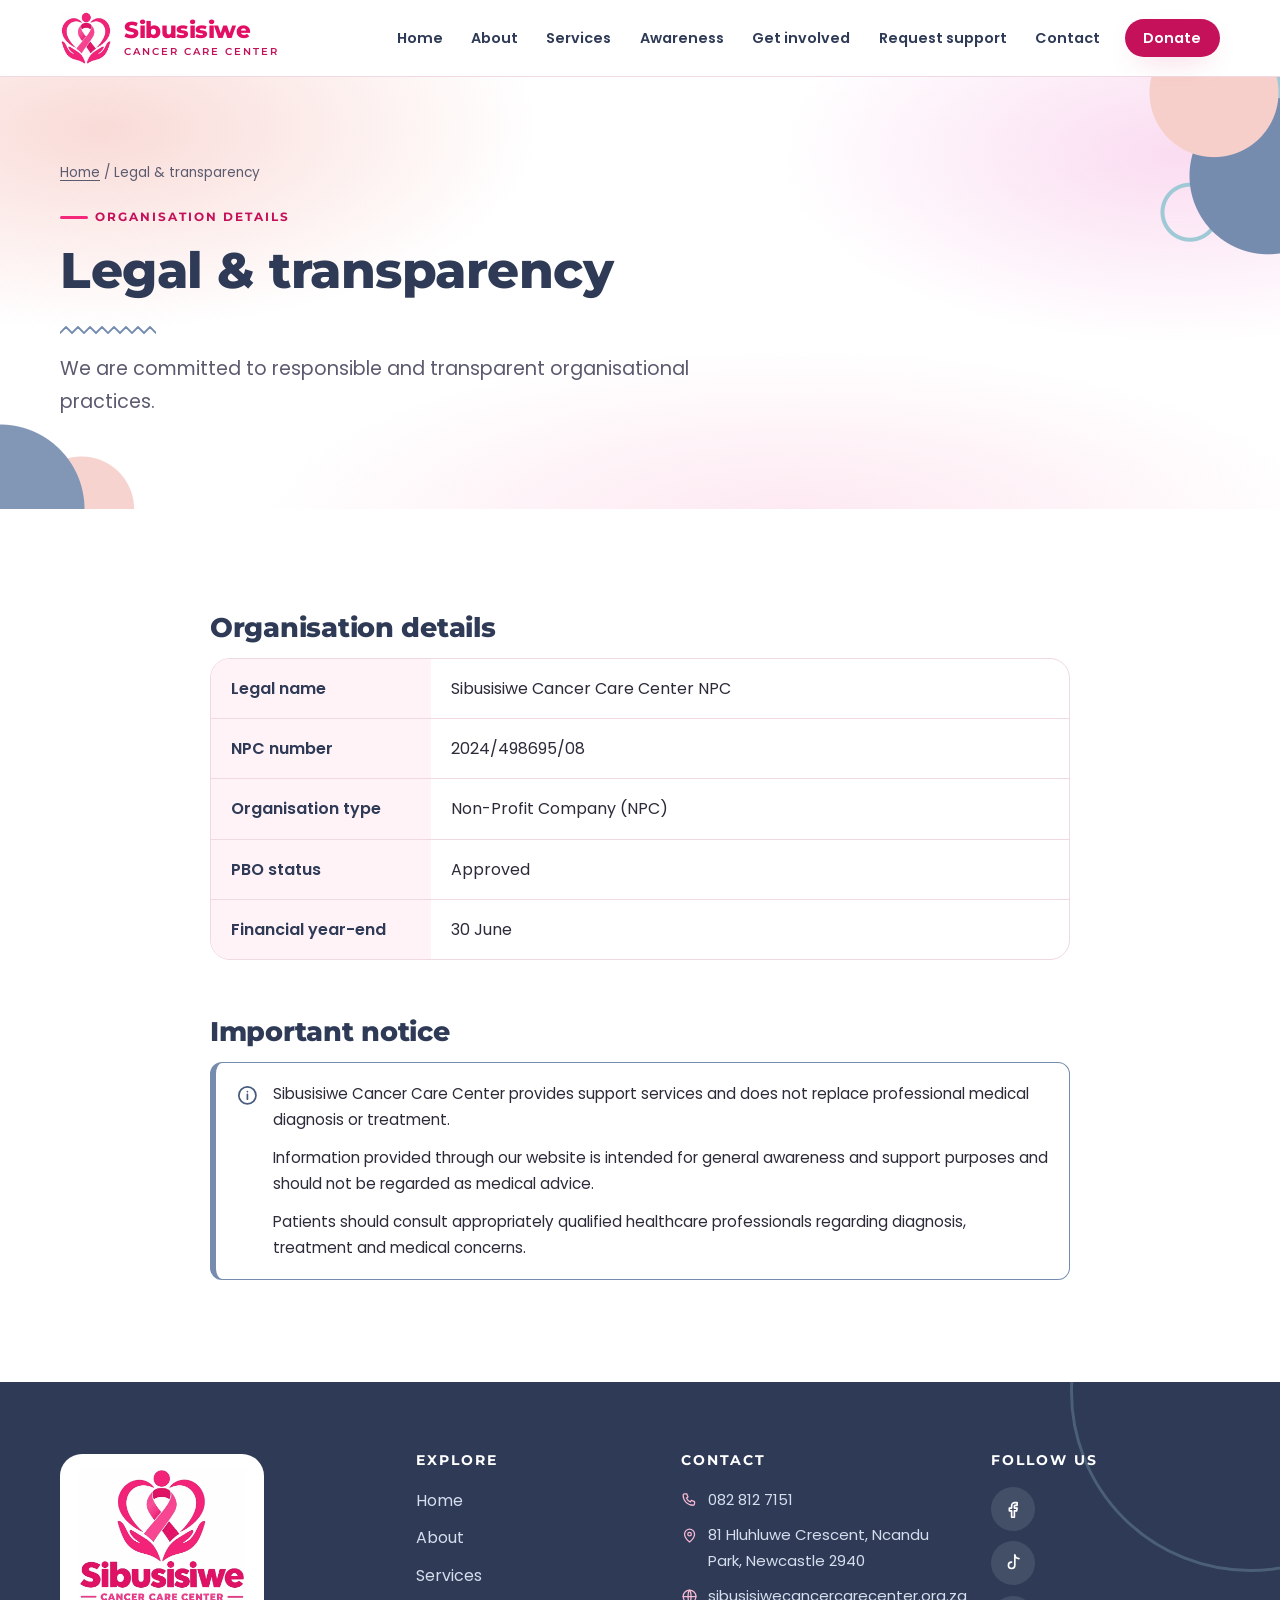
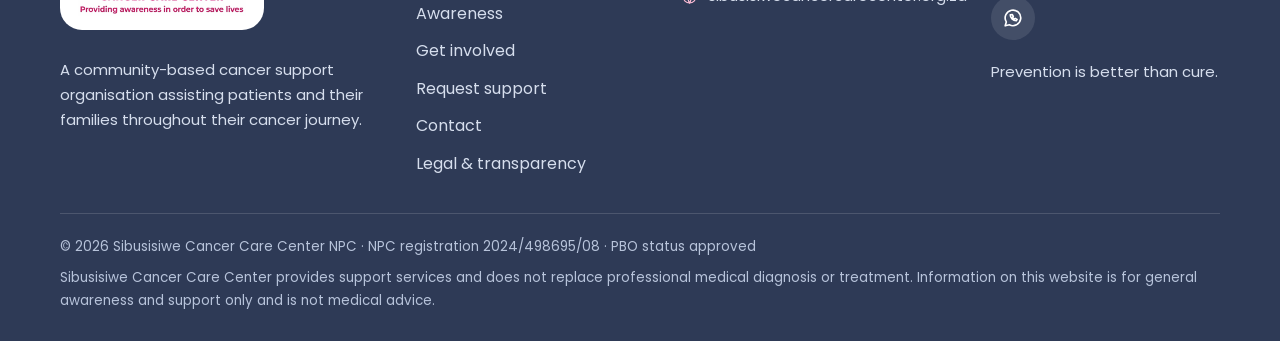
<file: legal.html>
<!doctype html>
<html lang="en-ZA">
<head>
  <meta charset="utf-8">
  <meta name="viewport" content="width=device-width, initial-scale=1">
  <title>Legal &amp; transparency | Sibusisiwe Cancer Care Center</title>
  <meta name="description" content="Organisation details for Sibusisiwe Cancer Care Center NPC: NPC number, PBO status, financial year-end and an important notice about medical information.">
  <meta name="theme-color" content="#e30f64">
  <meta property="og:type" content="website">
  <meta property="og:site_name" content="Sibusisiwe Cancer Care Center">
  <meta property="og:title" content="Legal &amp; transparency | Sibusisiwe Cancer Care Center">
  <meta property="og:description" content="Organisation details for Sibusisiwe Cancer Care Center NPC: NPC number, PBO status, financial year-end and an important notice about medical information.">
  <link rel="icon" href="favicon.ico" sizes="any">
  <link rel="icon" type="image/png" sizes="48x48" href="images/favicon-48.png">
  <link rel="apple-touch-icon" href="images/apple-touch-icon.png">
  <link rel="preconnect" href="https://fonts.googleapis.com">
  <link rel="preconnect" href="https://fonts.gstatic.com" crossorigin>
  <link href="https://fonts.googleapis.com/css2?family=Montserrat:wght@600;700;800&amp;family=Poppins:wght@400;500;600&amp;display=swap" rel="stylesheet">
  <link rel="stylesheet" href="css/styles.css">
  <script>document.documentElement.classList.add("js")</script>
</head>
<body>
<a class="skip-link" href="#main">Skip to main content</a>
<header class="site-header">
  <div class="container header-inner">
    <a class="brand" href="index.html" aria-label="Sibusisiwe Cancer Care Center — home">
      <img src="images/logo-mark.png" alt="" width="52" height="54">
      <span class="brand-text"><span class="brand-name">Sibusisiwe</span><span class="brand-sub">Cancer Care Center</span></span>
    </a>
    <button class="nav-toggle" type="button" aria-expanded="false" aria-controls="primary-nav" aria-label="Open menu">
      <svg class="icon icon-open" viewBox="0 0 24 24" aria-hidden="true" focusable="false"><path d="M4 7h16M4 12h16M4 17h16"/></svg><svg class="icon icon-close" viewBox="0 0 24 24" aria-hidden="true" focusable="false"><path d="M6 6l12 12M18 6L6 18"/></svg>
    </button>
    <nav class="primary-nav" id="primary-nav" aria-label="Main">
      <ul class="nav-list">
        <li><a href="index.html">Home</a></li>
        <li><a href="about.html">About</a></li>
        <li><a href="services.html">Services</a></li>
        <li><a href="awareness.html">Awareness</a></li>
        <li><a href="get-involved.html">Get involved</a></li>
        <li><a href="request-support.html">Request support</a></li>
        <li><a href="contact.html">Contact</a></li>
        <li class="nav-cta"><a href="get-involved.html#donate">Donate</a></li>
      </ul>
    </nav>
  </div>
</header>
<main id="main">
<section class="page-hero wash">
  <div class="container">
    <p class="crumbs"><a href="index.html">Home</a> / Legal &amp; transparency</p>
    <span class="eyebrow">Organisation details</span>
    <h1>Legal &amp; transparency</h1>
    <span class="zigzag" aria-hidden="true"></span>
    <p class="lead">We are committed to responsible and transparent organisational practices.</p>
  </div>
</section>

<section class="section">
  <div class="container" style="max-width:860px">
    <h2 style="font-size:1.7rem" class="reveal">Organisation details</h2>
    <dl class="facts reveal">
      <dt>Legal name</dt><dd>Sibusisiwe Cancer Care Center NPC</dd>
      <dt>NPC number</dt><dd>2024/498695/08</dd>
      <dt>Organisation type</dt><dd>Non-Profit Company (NPC)</dd>
      <dt>PBO status</dt><dd>Approved</dd>
      <dt>Financial year-end</dt><dd>30 June</dd>
    </dl>

    <h2 style="font-size:1.7rem;margin-top:56px" class="reveal">Important notice</h2>
    <div class="notice reveal"><svg class="icon" viewBox="0 0 24 24" aria-hidden="true" focusable="false"><circle cx="12" cy="12" r="9"/><path d="M12 11v5M12 8h.01"/></svg><div>
      <p>Sibusisiwe Cancer Care Center provides support services and does not replace professional medical diagnosis or treatment.</p>
      <p style="margin-top:.8em">Information provided through our website is intended for general awareness and support purposes and should not be regarded as medical advice.</p>
      <p style="margin-top:.8em">Patients should consult appropriately qualified healthcare professionals regarding diagnosis, treatment and medical concerns.</p>
    </div></div>
  </div>
</section>
</main>
<footer class="site-footer">
  <div class="container">
    <div class="footer-grid">
      <div class="footer-brand">
        <div class="brand-box"><img src="images/logo-full.png" alt="Sibusisiwe Cancer Care Center logo — providing awareness in order to save lives" width="168" height="148" loading="lazy"></div>
        <p>A community-based cancer support organisation assisting patients and their families throughout their cancer journey.</p>
      </div>
      <div>
        <h2>Explore</h2>
        <ul>
          <li><a href="index.html">Home</a></li>
          <li><a href="about.html">About</a></li>
          <li><a href="services.html">Services</a></li>
          <li><a href="awareness.html">Awareness</a></li>
          <li><a href="get-involved.html">Get involved</a></li>
          <li><a href="request-support.html">Request support</a></li>
          <li><a href="contact.html">Contact</a></li>
          <li><a href="legal.html">Legal &amp; transparency</a></li>
        </ul>
      </div>
      <div>
        <h2>Contact</h2>
        <ul class="contact-mini">
          <li><svg class="icon" viewBox="0 0 24 24" aria-hidden="true" focusable="false"><path d="M5 4h3l1.8 4.5-2.2 1.4a11 11 0 0 0 5.5 5.5l1.4-2.2L19 15v3a2 2 0 0 1-2 2A14 14 0 0 1 3 6a2 2 0 0 1 2-2z"/></svg><a href="tel:+27828127151">082 812 7151</a></li>
          <li><svg class="icon" viewBox="0 0 24 24" aria-hidden="true" focusable="false"><path d="M12 21s7-5.6 7-11a7 7 0 1 0-14 0c0 5.4 7 11 7 11z"/><circle cx="12" cy="10" r="2.5"/></svg><span>81 Hluhluwe Crescent, Ncandu Park, Newcastle 2940</span></li>
          <li><svg class="icon" viewBox="0 0 24 24" aria-hidden="true" focusable="false"><circle cx="12" cy="12" r="9"/><path d="M3 12h18M12 3c2.8 3 2.8 15 0 18M12 3c-2.8 3-2.8 15 0 18"/></svg><span>sibusisiwecancercarecenter.org.za</span></li>
        </ul>
      </div>
      <div>
        <h2>Follow us</h2>
        <ul class="socials">
          <li><a href="https://www.facebook.com/search/top?q=Sibusisiwe%20Cancer%20Care%20Center" target="_blank" rel="noopener" aria-label="Sibusisiwe Cancer Care Center on Facebook"><svg class="icon" viewBox="0 0 24 24" aria-hidden="true" focusable="false"><path d="M14 8h2.5V5H14a3.5 3.5 0 0 0-3.5 3.5V11H8v3h2.5v7h3v-7H16l.5-3h-3V8.8c0-.5.2-.8.5-.8z"/></svg></a></li>
          <li><a href="https://www.tiktok.com/search?q=Sibusisiwe%20Cancer%20Care%20Center" target="_blank" rel="noopener" aria-label="Sibusisiwe Cancer Care Center on TikTok"><svg class="icon" viewBox="0 0 24 24" aria-hidden="true" focusable="false"><path d="M14 3v11.5a3.5 3.5 0 1 1-3.5-3.5M14 3c.3 2.4 1.9 4 4.5 4.2"/></svg></a></li>
          <li><a href="https://wa.me/27828127151" target="_blank" rel="noopener" aria-label="Message Sibusisiwe Cancer Care Center on WhatsApp"><svg class="icon" viewBox="0 0 24 24" aria-hidden="true" focusable="false"><path d="M3.5 20.5l1.2-4.2A8.5 8.5 0 1 1 8 19.4z"/><path d="M9 8.5c0 3.5 3 6.5 6.5 6.5l1-1.5-2-1-1 .8a4.5 4.5 0 0 1-2-2l.8-1-1-2z"/></svg></a></li>
        </ul>
        <p style="margin-top:1.2rem;font-size:.93rem">Prevention is better than cure.</p>
      </div>
    </div>
    <div class="footer-legal">
      <p>&copy; <span data-year>2026</span> Sibusisiwe Cancer Care Center NPC &middot; NPC registration 2024/498695/08 &middot; PBO status approved</p>
      <p>Sibusisiwe Cancer Care Center provides support services and does not replace professional medical diagnosis or treatment. Information on this website is for general awareness and support only and is not medical advice.</p>
    </div>
  </div>
</footer>

<script src="js/main.js" defer></script>
</body>
</html>
</file>
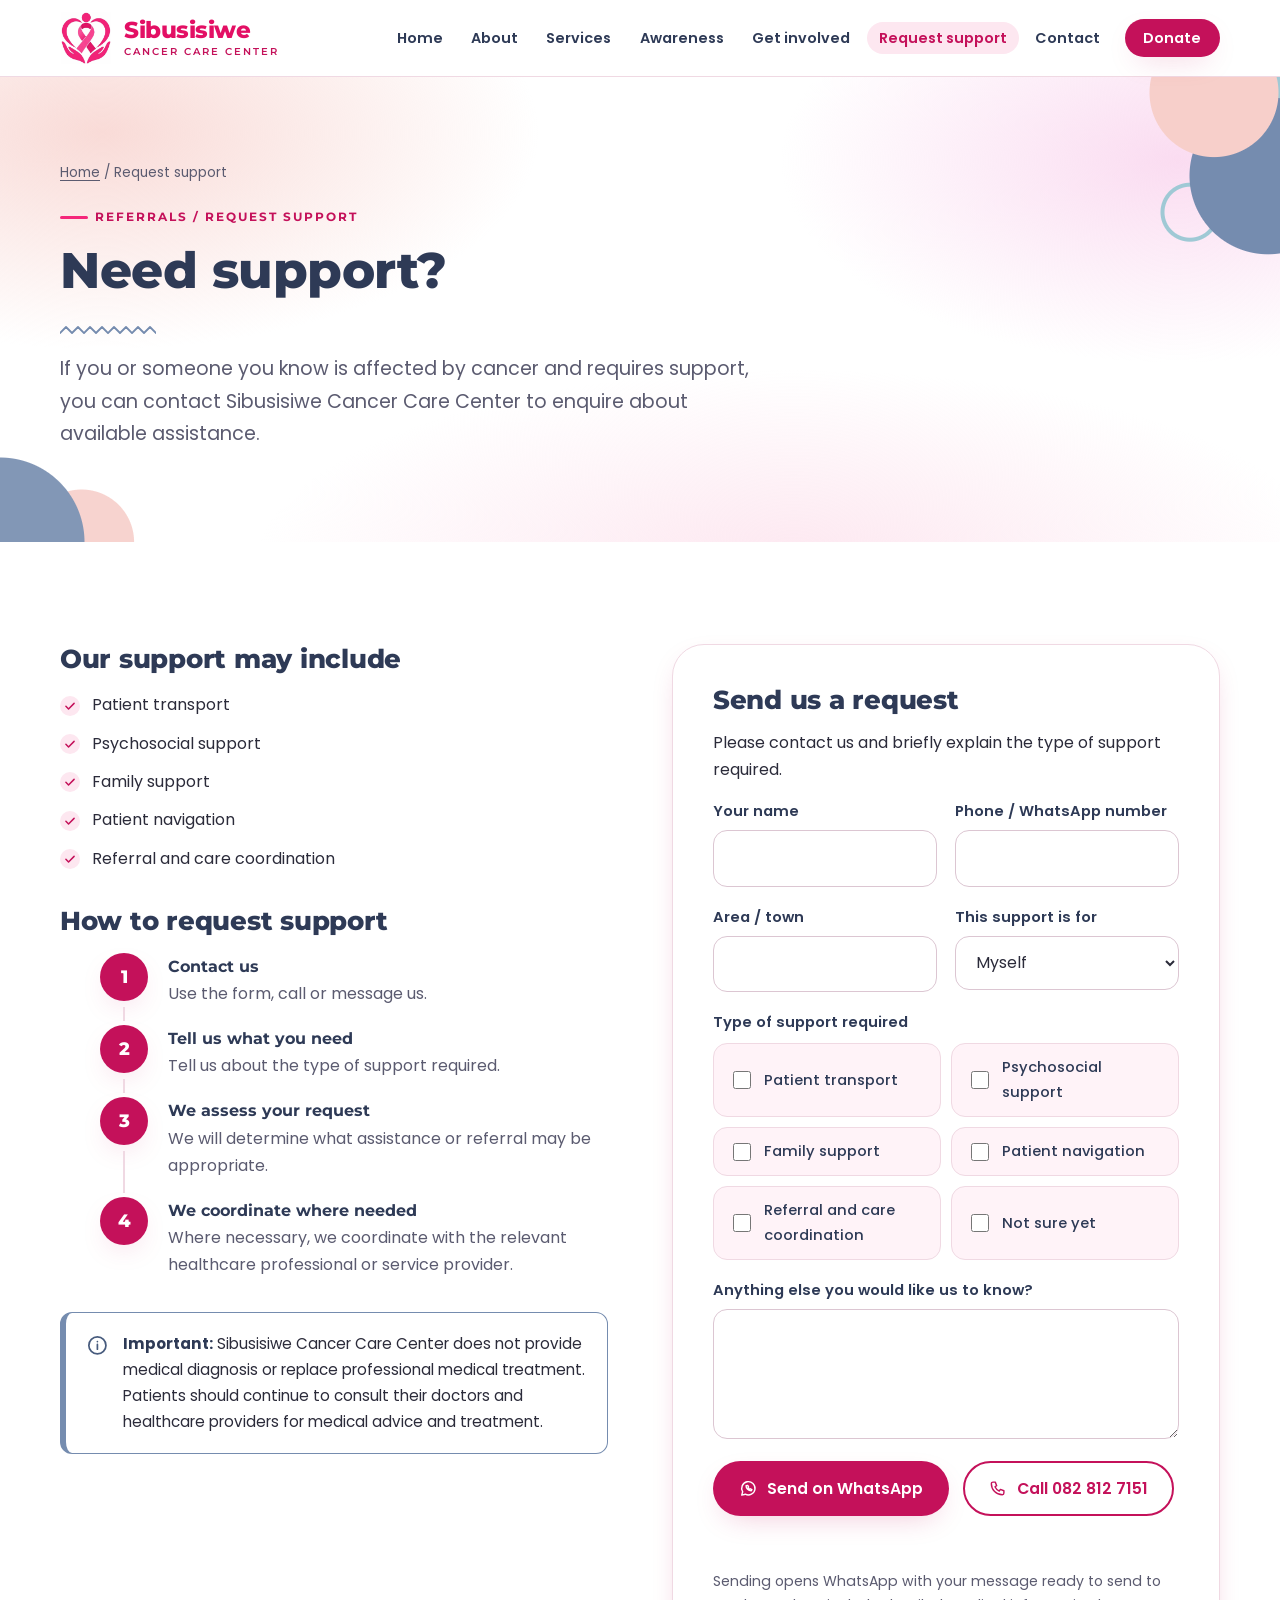
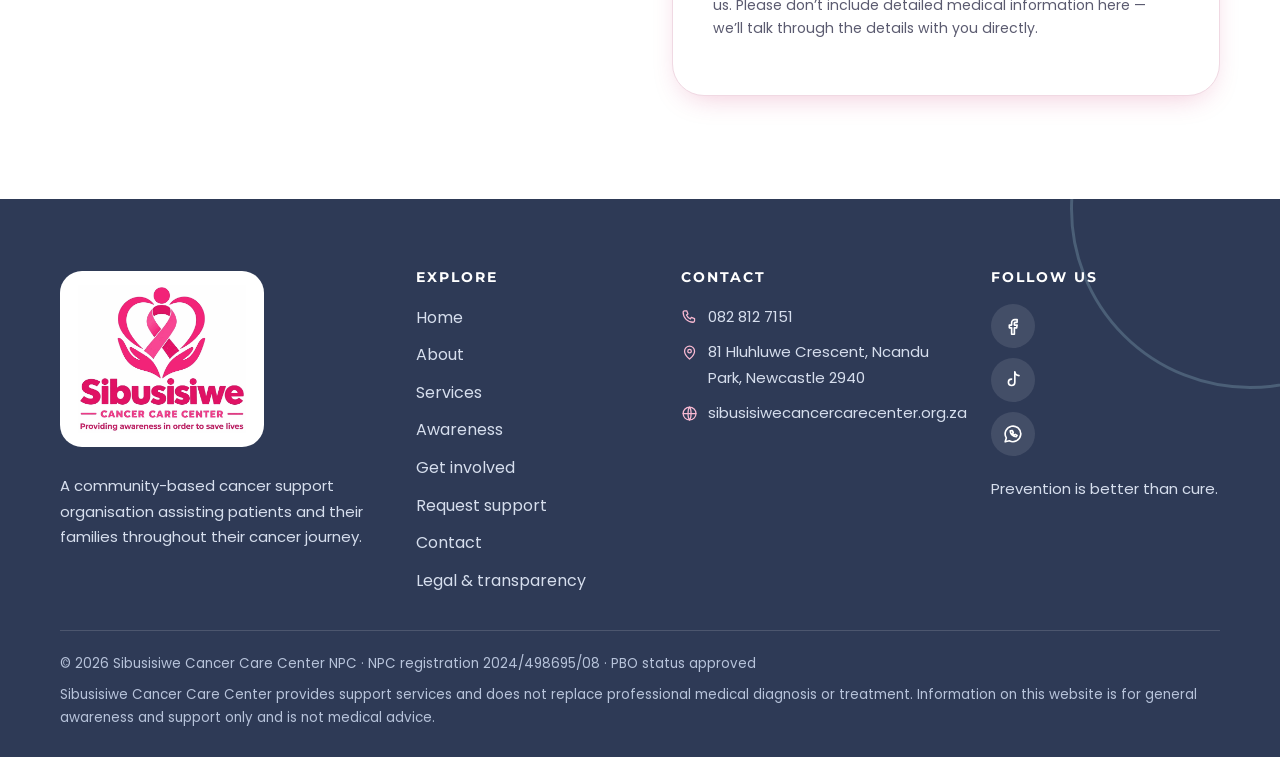
<file: request-support.html>
<!doctype html>
<html lang="en-ZA">
<head>
  <meta charset="utf-8">
  <meta name="viewport" content="width=device-width, initial-scale=1">
  <title>Request support | Sibusisiwe Cancer Care Center</title>
  <meta name="description" content="Need support? Contact Sibusisiwe Cancer Care Center about patient transport, psychosocial support, family support, patient navigation and referrals in Newcastle, KwaZulu-Natal.">
  <meta name="theme-color" content="#e30f64">
  <meta property="og:type" content="website">
  <meta property="og:site_name" content="Sibusisiwe Cancer Care Center">
  <meta property="og:title" content="Request support | Sibusisiwe Cancer Care Center">
  <meta property="og:description" content="Need support? Contact Sibusisiwe Cancer Care Center about patient transport, psychosocial support, family support, patient navigation and referrals in Newcastle, KwaZulu-Natal.">
  <link rel="icon" href="favicon.ico" sizes="any">
  <link rel="icon" type="image/png" sizes="48x48" href="images/favicon-48.png">
  <link rel="apple-touch-icon" href="images/apple-touch-icon.png">
  <link rel="preconnect" href="https://fonts.googleapis.com">
  <link rel="preconnect" href="https://fonts.gstatic.com" crossorigin>
  <link href="https://fonts.googleapis.com/css2?family=Montserrat:wght@600;700;800&amp;family=Poppins:wght@400;500;600&amp;display=swap" rel="stylesheet">
  <link rel="stylesheet" href="css/styles.css">
  <script>document.documentElement.classList.add("js")</script>
</head>
<body>
<a class="skip-link" href="#main">Skip to main content</a>
<header class="site-header">
  <div class="container header-inner">
    <a class="brand" href="index.html" aria-label="Sibusisiwe Cancer Care Center — home">
      <img src="images/logo-mark.png" alt="" width="52" height="54">
      <span class="brand-text"><span class="brand-name">Sibusisiwe</span><span class="brand-sub">Cancer Care Center</span></span>
    </a>
    <button class="nav-toggle" type="button" aria-expanded="false" aria-controls="primary-nav" aria-label="Open menu">
      <svg class="icon icon-open" viewBox="0 0 24 24" aria-hidden="true" focusable="false"><path d="M4 7h16M4 12h16M4 17h16"/></svg><svg class="icon icon-close" viewBox="0 0 24 24" aria-hidden="true" focusable="false"><path d="M6 6l12 12M18 6L6 18"/></svg>
    </button>
    <nav class="primary-nav" id="primary-nav" aria-label="Main">
      <ul class="nav-list">
        <li><a href="index.html">Home</a></li>
        <li><a href="about.html">About</a></li>
        <li><a href="services.html">Services</a></li>
        <li><a href="awareness.html">Awareness</a></li>
        <li><a href="get-involved.html">Get involved</a></li>
        <li><a href="request-support.html" aria-current="page">Request support</a></li>
        <li><a href="contact.html">Contact</a></li>
        <li class="nav-cta"><a href="get-involved.html#donate">Donate</a></li>
      </ul>
    </nav>
  </div>
</header>
<main id="main">
<section class="page-hero wash">
  <div class="container">
    <p class="crumbs"><a href="index.html">Home</a> / Request support</p>
    <span class="eyebrow">Referrals / request support</span>
    <h1>Need support?</h1>
    <span class="zigzag" aria-hidden="true"></span>
    <p class="lead">If you or someone you know is affected by cancer and requires support, you can contact Sibusisiwe Cancer Care Center to enquire about available assistance.</p>
  </div>
</section>

<section class="section">
  <div class="container split split--top">
    <div>
      <div class="reveal">
        <h2 style="font-size:1.6rem">Our support may include</h2>
        <ul class="ticks">
    <li><svg class="icon" viewBox="0 0 24 24" aria-hidden="true" focusable="false"><path d="M5 12.5l4.5 4.5L19 7.5"/></svg><span>Patient transport</span></li>
    <li><svg class="icon" viewBox="0 0 24 24" aria-hidden="true" focusable="false"><path d="M5 12.5l4.5 4.5L19 7.5"/></svg><span>Psychosocial support</span></li>
    <li><svg class="icon" viewBox="0 0 24 24" aria-hidden="true" focusable="false"><path d="M5 12.5l4.5 4.5L19 7.5"/></svg><span>Family support</span></li>
    <li><svg class="icon" viewBox="0 0 24 24" aria-hidden="true" focusable="false"><path d="M5 12.5l4.5 4.5L19 7.5"/></svg><span>Patient navigation</span></li>
    <li><svg class="icon" viewBox="0 0 24 24" aria-hidden="true" focusable="false"><path d="M5 12.5l4.5 4.5L19 7.5"/></svg><span>Referral and care coordination</span></li>
  </ul>
      </div>
      <div class="reveal" style="margin-top:34px">
        <h2 style="font-size:1.6rem">How to request support</h2>
        <ol class="steps">
          <li><strong>Contact us</strong><p>Use the form, call or message us.</p></li>
          <li><strong>Tell us what you need</strong><p>Tell us about the type of support required.</p></li>
          <li><strong>We assess your request</strong><p>We will determine what assistance or referral may be appropriate.</p></li>
          <li><strong>We coordinate where needed</strong><p>Where necessary, we coordinate with the relevant healthcare professional or service provider.</p></li>
        </ol>
      </div>
      <div class="notice reveal" style="margin-top:34px"><svg class="icon" viewBox="0 0 24 24" aria-hidden="true" focusable="false"><circle cx="12" cy="12" r="9"/><path d="M12 11v5M12 8h.01"/></svg><p><strong>Important:</strong> Sibusisiwe Cancer Care Center does not provide medical diagnosis or replace professional medical treatment. Patients should continue to consult their doctors and healthcare providers for medical advice and treatment.</p></div>
    </div>

    <div class="form-card reveal" id="request-form">
      <h2 style="font-size:1.6rem">Send us a request</h2>
      <p>Please contact us and briefly explain the type of support required.</p>
      <form data-whatsapp data-intro="Hello Sibusisiwe Cancer Care Center, I would like to request support." novalidate>
        <div class="form-grid">
          <div class="field"><label for="r-name">Your name</label><input id="r-name" name="name" type="text" autocomplete="name" required></div>
          <div class="field"><label for="r-phone">Phone / WhatsApp number</label><input id="r-phone" name="phone" type="tel" autocomplete="tel" required></div>
          <div class="field"><label for="r-area">Area / town</label><input id="r-area" name="area" type="text" autocomplete="address-level2"></div>
          <div class="field"><label for="r-for">This support is for</label>
            <select id="r-for" name="for"><option>Myself</option><option>A family member</option><option>Someone else</option></select></div>
          <fieldset class="field field--full"><legend>Type of support required</legend>
            <div class="checks">
          <label><input type="checkbox" name="need" value="Patient transport"> Patient transport</label>
          <label><input type="checkbox" name="need" value="Psychosocial support"> Psychosocial support</label>
          <label><input type="checkbox" name="need" value="Family support"> Family support</label>
          <label><input type="checkbox" name="need" value="Patient navigation"> Patient navigation</label>
          <label><input type="checkbox" name="need" value="Referral and care coordination"> Referral and care coordination</label>
          <label><input type="checkbox" name="need" value="Not sure yet"> Not sure yet</label>
            </div>
          </fieldset>
          <div class="field field--full"><label for="r-msg">Anything else you would like us to know?</label><textarea id="r-msg" name="message"></textarea></div>
        </div>
        <div class="btn-row" style="margin-top:22px">
          <button class="btn btn--primary" type="submit"><svg class="icon" viewBox="0 0 24 24" aria-hidden="true" focusable="false"><path d="M3.5 20.5l1.2-4.2A8.5 8.5 0 1 1 8 19.4z"/><path d="M9 8.5c0 3.5 3 6.5 6.5 6.5l1-1.5-2-1-1 .8a4.5 4.5 0 0 1-2-2l.8-1-1-2z"/></svg> Send on WhatsApp</button>
          <a class="btn btn--outline" href="tel:+27828127151"><svg class="icon" viewBox="0 0 24 24" aria-hidden="true" focusable="false"><path d="M5 4h3l1.8 4.5-2.2 1.4a11 11 0 0 0 5.5 5.5l1.4-2.2L19 15v3a2 2 0 0 1-2 2A14 14 0 0 1 3 6a2 2 0 0 1 2-2z"/></svg> Call 082 812 7151</a>
        </div>
        <p class="form-status" role="status" aria-live="polite"></p>
        <p class="form-note">Sending opens WhatsApp with your message ready to send to us. Please don&rsquo;t include detailed medical information here &mdash; we&rsquo;ll talk through the details with you directly.</p>
      </form>
    </div>
  </div>
</section>
</main>
<footer class="site-footer">
  <div class="container">
    <div class="footer-grid">
      <div class="footer-brand">
        <div class="brand-box"><img src="images/logo-full.png" alt="Sibusisiwe Cancer Care Center logo — providing awareness in order to save lives" width="168" height="148" loading="lazy"></div>
        <p>A community-based cancer support organisation assisting patients and their families throughout their cancer journey.</p>
      </div>
      <div>
        <h2>Explore</h2>
        <ul>
          <li><a href="index.html">Home</a></li>
          <li><a href="about.html">About</a></li>
          <li><a href="services.html">Services</a></li>
          <li><a href="awareness.html">Awareness</a></li>
          <li><a href="get-involved.html">Get involved</a></li>
          <li><a href="request-support.html">Request support</a></li>
          <li><a href="contact.html">Contact</a></li>
          <li><a href="legal.html">Legal &amp; transparency</a></li>
        </ul>
      </div>
      <div>
        <h2>Contact</h2>
        <ul class="contact-mini">
          <li><svg class="icon" viewBox="0 0 24 24" aria-hidden="true" focusable="false"><path d="M5 4h3l1.8 4.5-2.2 1.4a11 11 0 0 0 5.5 5.5l1.4-2.2L19 15v3a2 2 0 0 1-2 2A14 14 0 0 1 3 6a2 2 0 0 1 2-2z"/></svg><a href="tel:+27828127151">082 812 7151</a></li>
          <li><svg class="icon" viewBox="0 0 24 24" aria-hidden="true" focusable="false"><path d="M12 21s7-5.6 7-11a7 7 0 1 0-14 0c0 5.4 7 11 7 11z"/><circle cx="12" cy="10" r="2.5"/></svg><span>81 Hluhluwe Crescent, Ncandu Park, Newcastle 2940</span></li>
          <li><svg class="icon" viewBox="0 0 24 24" aria-hidden="true" focusable="false"><circle cx="12" cy="12" r="9"/><path d="M3 12h18M12 3c2.8 3 2.8 15 0 18M12 3c-2.8 3-2.8 15 0 18"/></svg><span>sibusisiwecancercarecenter.org.za</span></li>
        </ul>
      </div>
      <div>
        <h2>Follow us</h2>
        <ul class="socials">
          <li><a href="https://www.facebook.com/search/top?q=Sibusisiwe%20Cancer%20Care%20Center" target="_blank" rel="noopener" aria-label="Sibusisiwe Cancer Care Center on Facebook"><svg class="icon" viewBox="0 0 24 24" aria-hidden="true" focusable="false"><path d="M14 8h2.5V5H14a3.5 3.5 0 0 0-3.5 3.5V11H8v3h2.5v7h3v-7H16l.5-3h-3V8.8c0-.5.2-.8.5-.8z"/></svg></a></li>
          <li><a href="https://www.tiktok.com/search?q=Sibusisiwe%20Cancer%20Care%20Center" target="_blank" rel="noopener" aria-label="Sibusisiwe Cancer Care Center on TikTok"><svg class="icon" viewBox="0 0 24 24" aria-hidden="true" focusable="false"><path d="M14 3v11.5a3.5 3.5 0 1 1-3.5-3.5M14 3c.3 2.4 1.9 4 4.5 4.2"/></svg></a></li>
          <li><a href="https://wa.me/27828127151" target="_blank" rel="noopener" aria-label="Message Sibusisiwe Cancer Care Center on WhatsApp"><svg class="icon" viewBox="0 0 24 24" aria-hidden="true" focusable="false"><path d="M3.5 20.5l1.2-4.2A8.5 8.5 0 1 1 8 19.4z"/><path d="M9 8.5c0 3.5 3 6.5 6.5 6.5l1-1.5-2-1-1 .8a4.5 4.5 0 0 1-2-2l.8-1-1-2z"/></svg></a></li>
        </ul>
        <p style="margin-top:1.2rem;font-size:.93rem">Prevention is better than cure.</p>
      </div>
    </div>
    <div class="footer-legal">
      <p>&copy; <span data-year>2026</span> Sibusisiwe Cancer Care Center NPC &middot; NPC registration 2024/498695/08 &middot; PBO status approved</p>
      <p>Sibusisiwe Cancer Care Center provides support services and does not replace professional medical diagnosis or treatment. Information on this website is for general awareness and support only and is not medical advice.</p>
    </div>
  </div>
</footer>

<script src="js/main.js" defer></script>
</body>
</html>
</file>
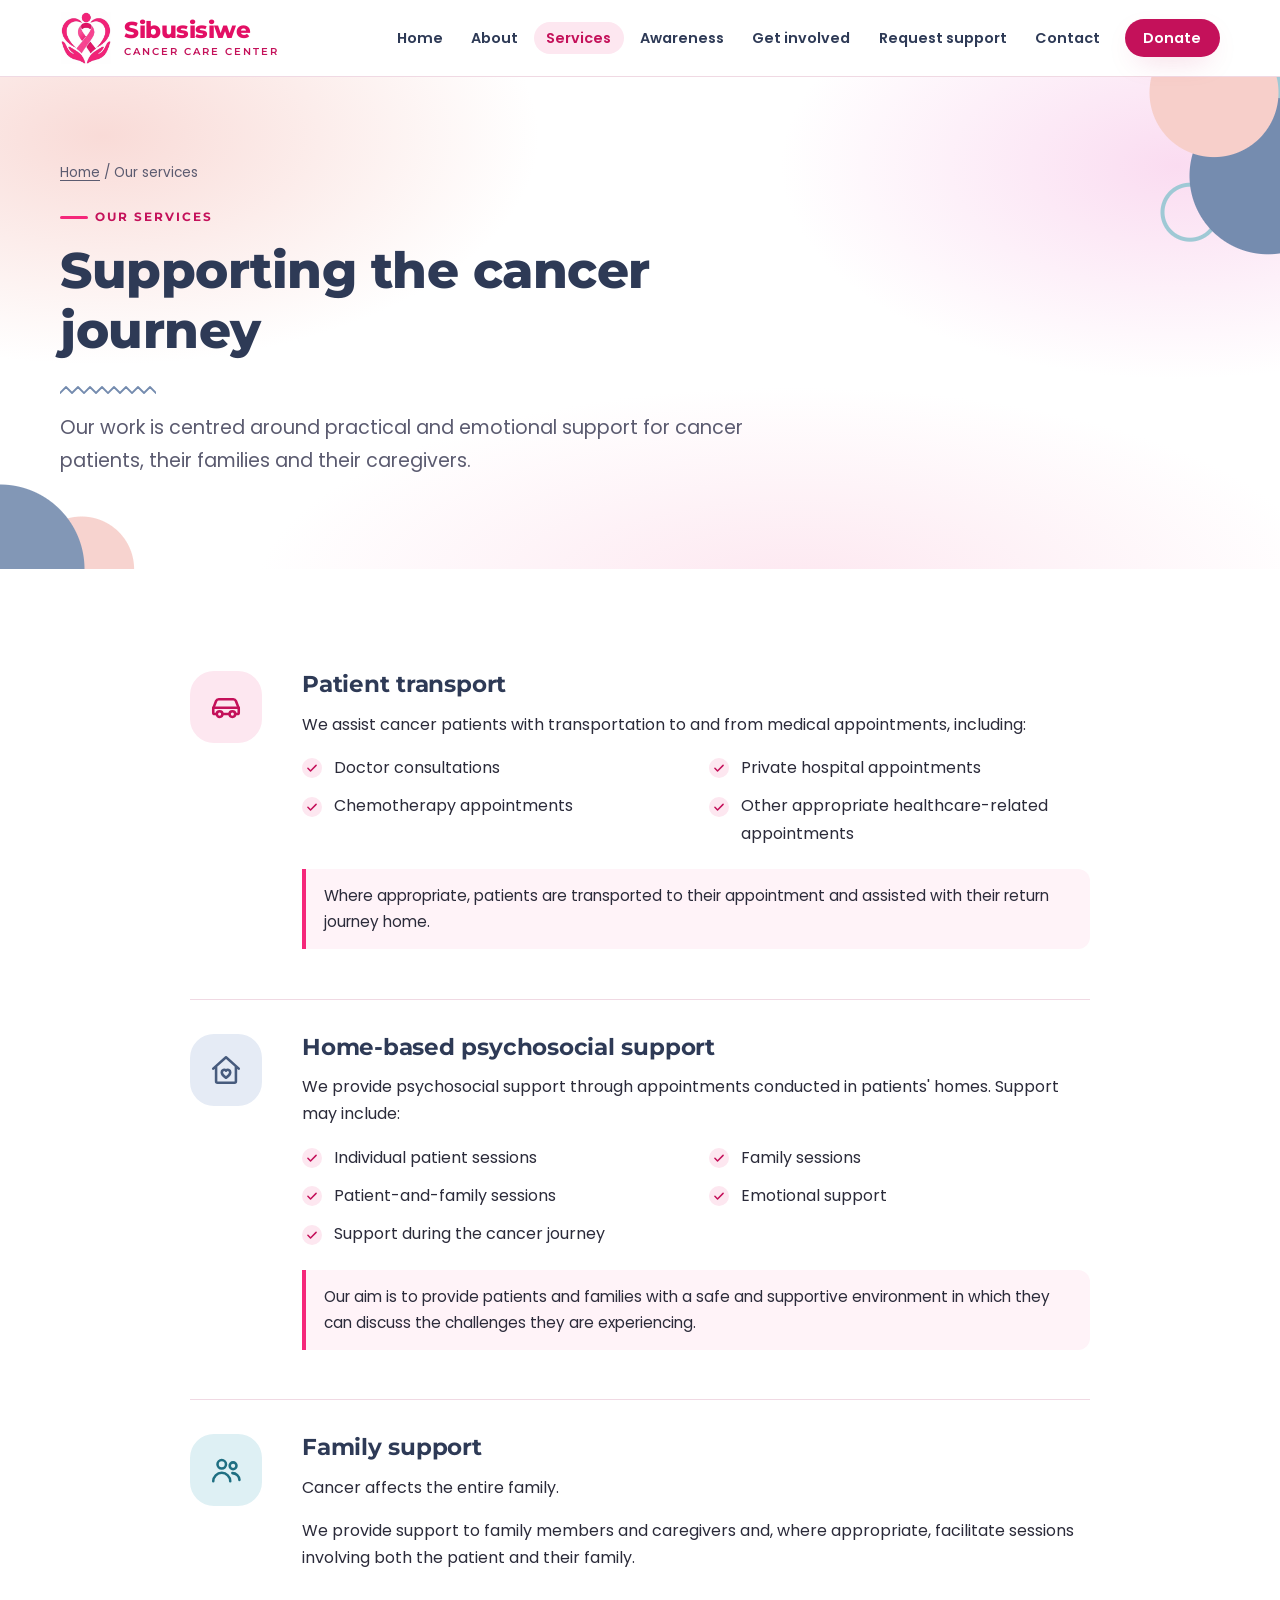
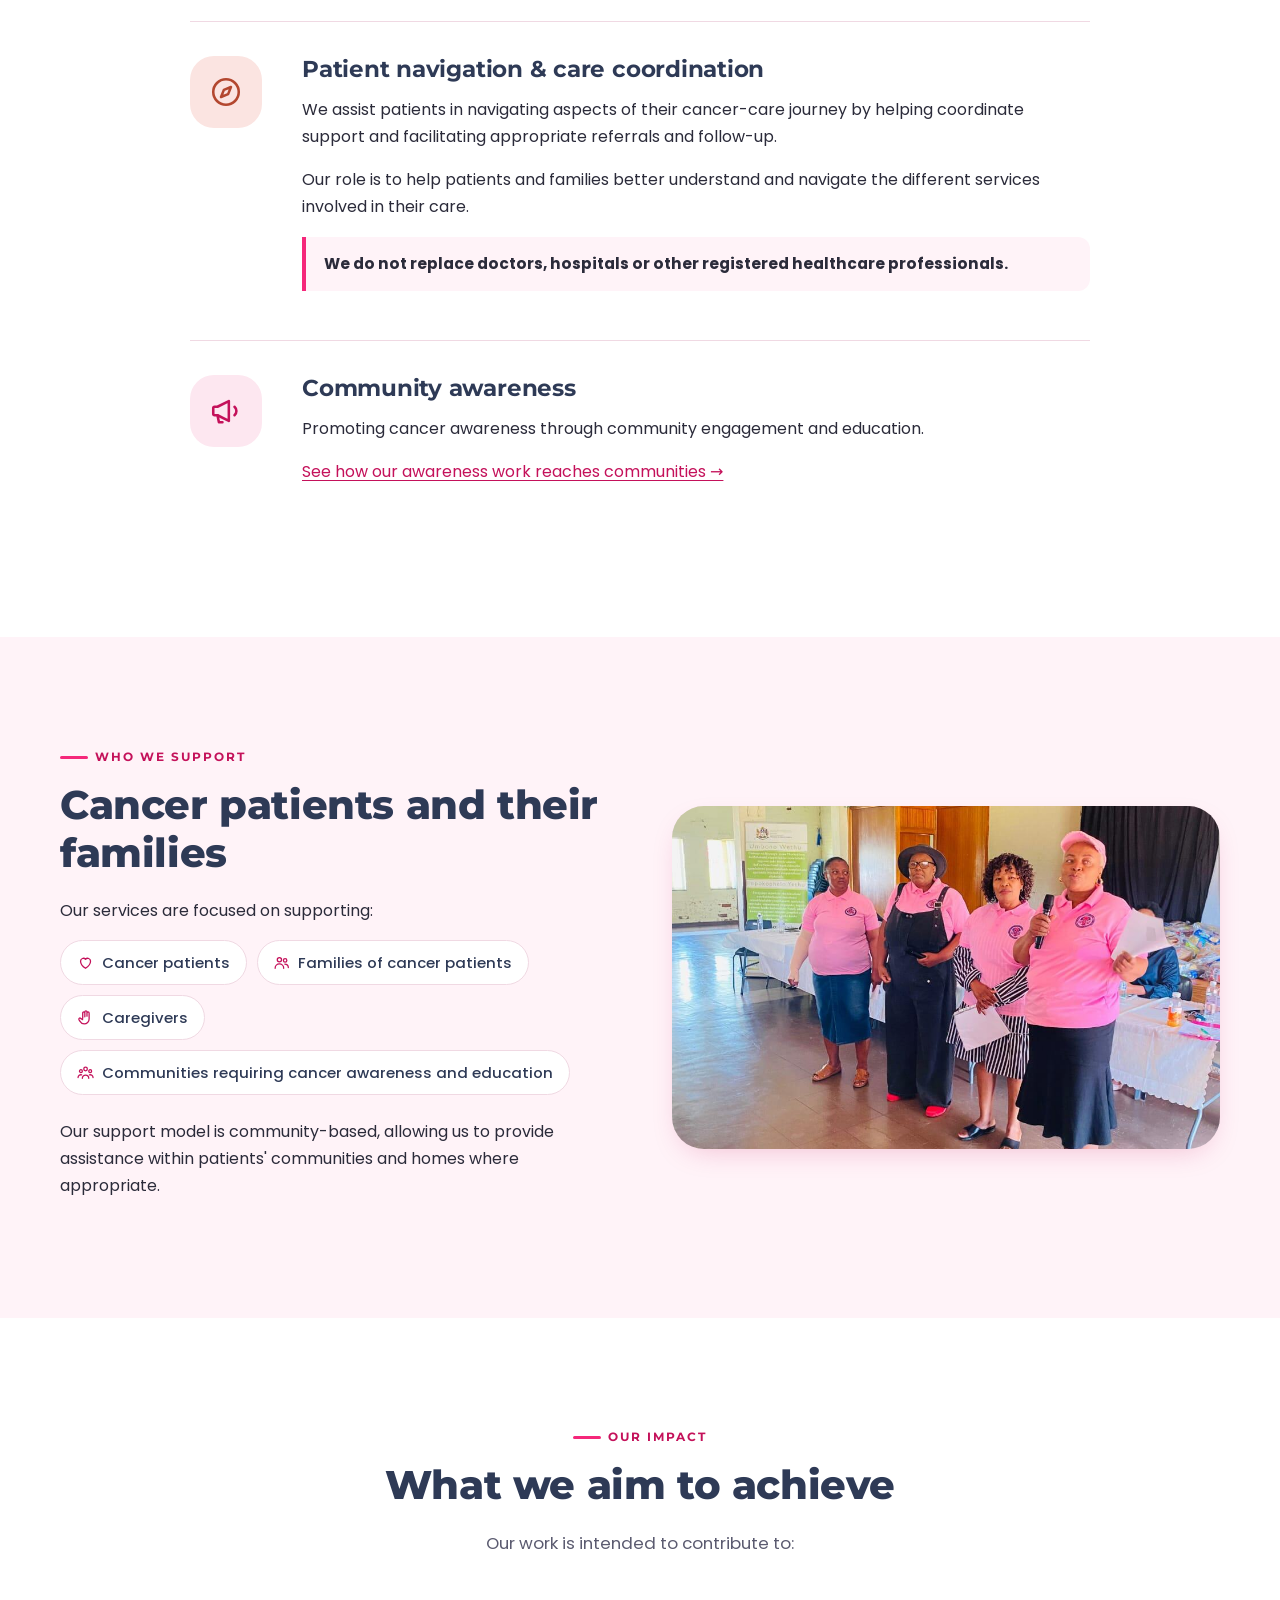
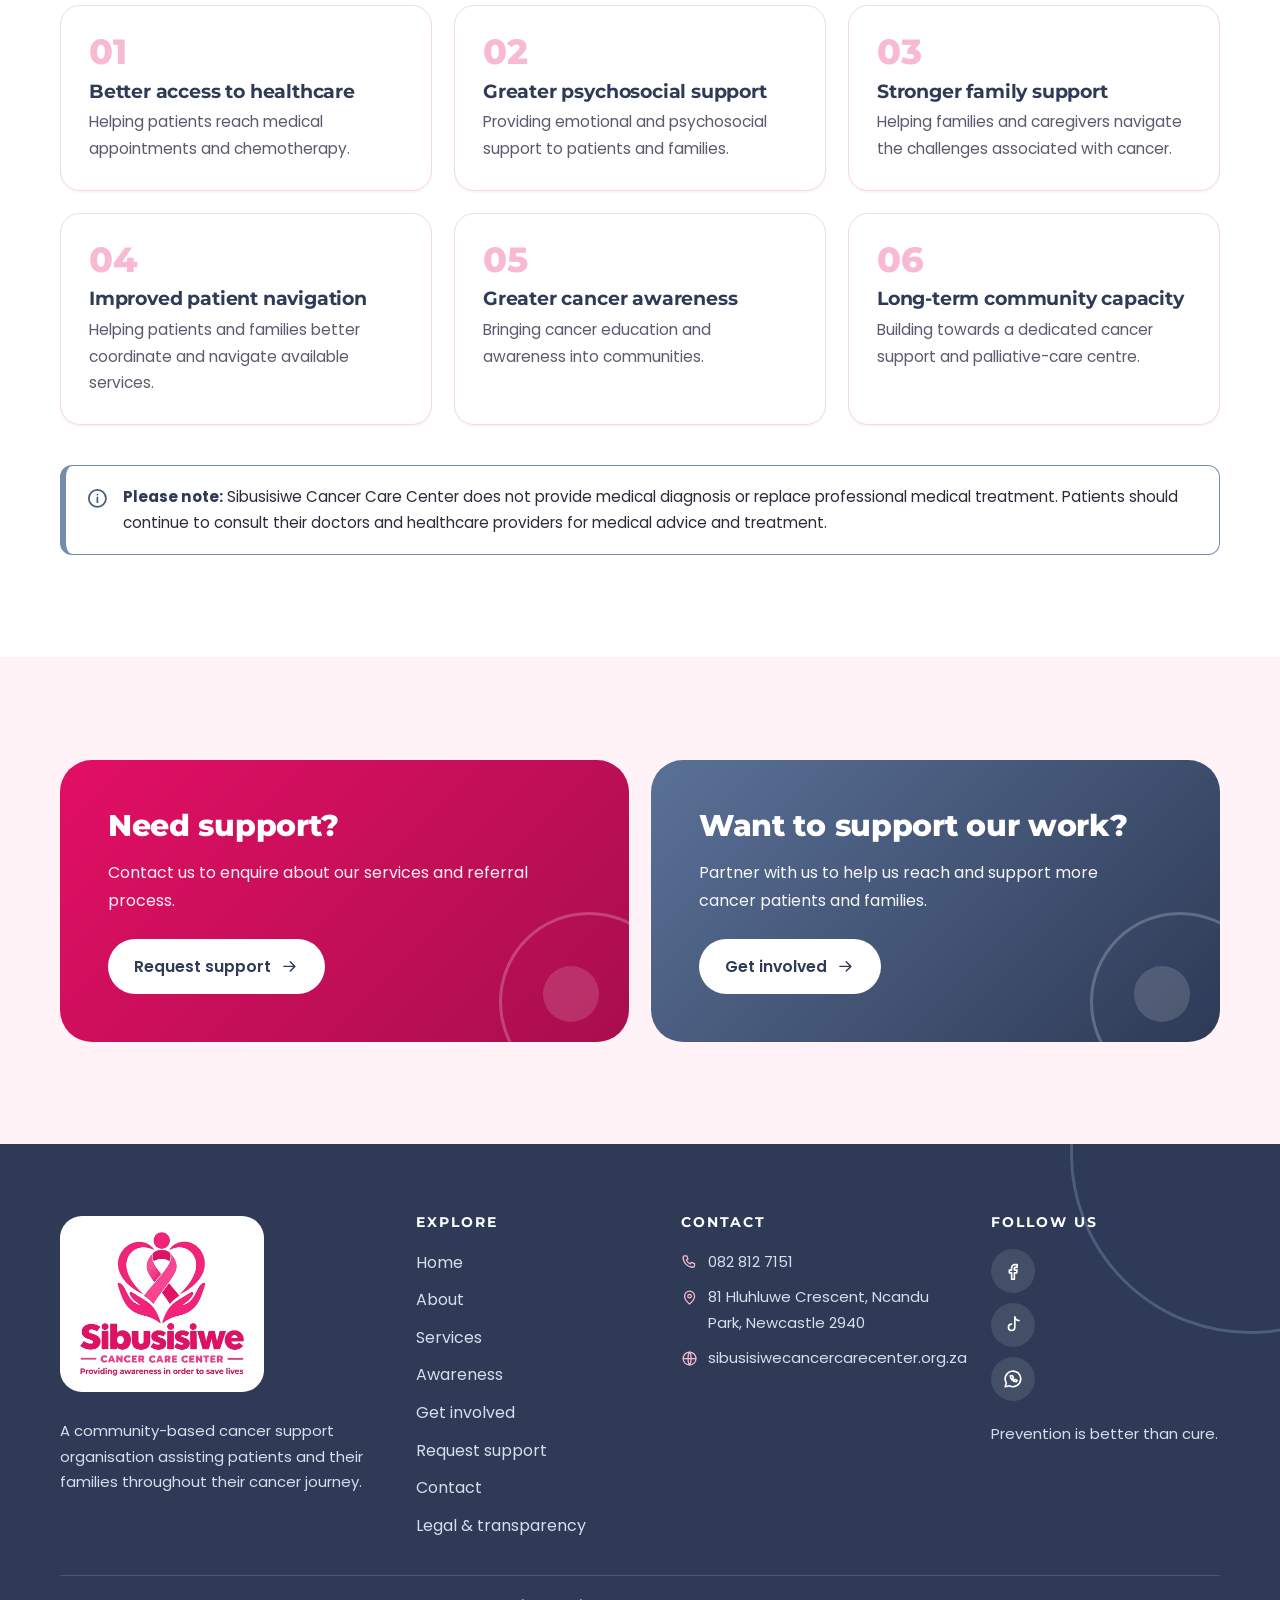
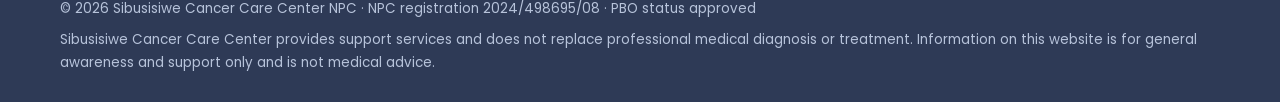
<file: services.html>
<!doctype html>
<html lang="en-ZA">
<head>
  <meta charset="utf-8">
  <meta name="viewport" content="width=device-width, initial-scale=1">
  <title>Our services | Sibusisiwe Cancer Care Center</title>
  <meta name="description" content="Patient transport to medical appointments and chemotherapy, home-based psychosocial support, family support, patient navigation and care coordination, and community cancer awareness in KwaZulu-Natal.">
  <meta name="theme-color" content="#e30f64">
  <meta property="og:type" content="website">
  <meta property="og:site_name" content="Sibusisiwe Cancer Care Center">
  <meta property="og:title" content="Our services | Sibusisiwe Cancer Care Center">
  <meta property="og:description" content="Patient transport to medical appointments and chemotherapy, home-based psychosocial support, family support, patient navigation and care coordination, and community cancer awareness in KwaZulu-Natal.">
  <link rel="icon" href="favicon.ico" sizes="any">
  <link rel="icon" type="image/png" sizes="48x48" href="images/favicon-48.png">
  <link rel="apple-touch-icon" href="images/apple-touch-icon.png">
  <link rel="preconnect" href="https://fonts.googleapis.com">
  <link rel="preconnect" href="https://fonts.gstatic.com" crossorigin>
  <link href="https://fonts.googleapis.com/css2?family=Montserrat:wght@600;700;800&amp;family=Poppins:wght@400;500;600&amp;display=swap" rel="stylesheet">
  <link rel="stylesheet" href="css/styles.css">
  <script>document.documentElement.classList.add("js")</script>
</head>
<body>
<a class="skip-link" href="#main">Skip to main content</a>
<header class="site-header">
  <div class="container header-inner">
    <a class="brand" href="index.html" aria-label="Sibusisiwe Cancer Care Center — home">
      <img src="images/logo-mark.png" alt="" width="52" height="54">
      <span class="brand-text"><span class="brand-name">Sibusisiwe</span><span class="brand-sub">Cancer Care Center</span></span>
    </a>
    <button class="nav-toggle" type="button" aria-expanded="false" aria-controls="primary-nav" aria-label="Open menu">
      <svg class="icon icon-open" viewBox="0 0 24 24" aria-hidden="true" focusable="false"><path d="M4 7h16M4 12h16M4 17h16"/></svg><svg class="icon icon-close" viewBox="0 0 24 24" aria-hidden="true" focusable="false"><path d="M6 6l12 12M18 6L6 18"/></svg>
    </button>
    <nav class="primary-nav" id="primary-nav" aria-label="Main">
      <ul class="nav-list">
        <li><a href="index.html">Home</a></li>
        <li><a href="about.html">About</a></li>
        <li><a href="services.html" aria-current="page">Services</a></li>
        <li><a href="awareness.html">Awareness</a></li>
        <li><a href="get-involved.html">Get involved</a></li>
        <li><a href="request-support.html">Request support</a></li>
        <li><a href="contact.html">Contact</a></li>
        <li class="nav-cta"><a href="get-involved.html#donate">Donate</a></li>
      </ul>
    </nav>
  </div>
</header>
<main id="main">
<section class="page-hero wash">
  <div class="container">
    <p class="crumbs"><a href="index.html">Home</a> / Our services</p>
    <span class="eyebrow">Our services</span>
    <h1>Supporting the cancer journey</h1>
    <span class="zigzag" aria-hidden="true"></span>
    <p class="lead">Our work is centred around practical and emotional support for cancer patients, their families and their caregivers.</p>
  </div>
</section>

<section class="section">
  <div class="container" style="max-width:900px">
    <article class="service reveal" id="transport">
      <div class="icon-bubble"><svg class="icon" viewBox="0 0 24 24" aria-hidden="true" focusable="false"><path d="M5 17H4a1 1 0 0 1-1-1v-3l2-5.2A2 2 0 0 1 6.9 6.5h10.2a2 2 0 0 1 1.9 1.3L21 13v3a1 1 0 0 1-1 1h-1"/><circle cx="7.5" cy="17" r="2"/><circle cx="16.5" cy="17" r="2"/><path d="M3 12.5h18M9.5 17h5"/></svg></div>
      <div>
        <h3>Patient transport</h3>
        <p>We assist cancer patients with transportation to and from medical appointments, including:</p>
        <ul class="ticks ticks--cols">
    <li><svg class="icon" viewBox="0 0 24 24" aria-hidden="true" focusable="false"><path d="M5 12.5l4.5 4.5L19 7.5"/></svg><span>Doctor consultations</span></li>
    <li><svg class="icon" viewBox="0 0 24 24" aria-hidden="true" focusable="false"><path d="M5 12.5l4.5 4.5L19 7.5"/></svg><span>Private hospital appointments</span></li>
    <li><svg class="icon" viewBox="0 0 24 24" aria-hidden="true" focusable="false"><path d="M5 12.5l4.5 4.5L19 7.5"/></svg><span>Chemotherapy appointments</span></li>
    <li><svg class="icon" viewBox="0 0 24 24" aria-hidden="true" focusable="false"><path d="M5 12.5l4.5 4.5L19 7.5"/></svg><span>Other appropriate healthcare-related appointments</span></li>
  </ul>
      <p class="aside">Where appropriate, patients are transported to their appointment and assisted with their return journey home.</p>
      </div>
    </article>
    <article class="service reveal" id="psychosocial">
      <div class="icon-bubble icon-bubble--slate"><svg class="icon" viewBox="0 0 24 24" aria-hidden="true" focusable="false"><path d="M3 11l9-8 9 8M5 9.5V20a1 1 0 0 0 1 1h12a1 1 0 0 0 1-1V9.5"/><path d="M12 17.5s-3-1.8-3-3.9a1.7 1.7 0 0 1 3-1.1 1.7 1.7 0 0 1 3 1.1c0 2.1-3 3.9-3 3.9z"/></svg></div>
      <div>
        <h3>Home-based psychosocial support</h3>
        <p>We provide psychosocial support through appointments conducted in patients' homes. Support may include:</p>
        <ul class="ticks ticks--cols">
    <li><svg class="icon" viewBox="0 0 24 24" aria-hidden="true" focusable="false"><path d="M5 12.5l4.5 4.5L19 7.5"/></svg><span>Individual patient sessions</span></li>
    <li><svg class="icon" viewBox="0 0 24 24" aria-hidden="true" focusable="false"><path d="M5 12.5l4.5 4.5L19 7.5"/></svg><span>Family sessions</span></li>
    <li><svg class="icon" viewBox="0 0 24 24" aria-hidden="true" focusable="false"><path d="M5 12.5l4.5 4.5L19 7.5"/></svg><span>Patient-and-family sessions</span></li>
    <li><svg class="icon" viewBox="0 0 24 24" aria-hidden="true" focusable="false"><path d="M5 12.5l4.5 4.5L19 7.5"/></svg><span>Emotional support</span></li>
    <li><svg class="icon" viewBox="0 0 24 24" aria-hidden="true" focusable="false"><path d="M5 12.5l4.5 4.5L19 7.5"/></svg><span>Support during the cancer journey</span></li>
  </ul>
      <p class="aside">Our aim is to provide patients and families with a safe and supportive environment in which they can discuss the challenges they are experiencing.</p>
      </div>
    </article>
    <article class="service reveal" id="family">
      <div class="icon-bubble icon-bubble--teal"><svg class="icon" viewBox="0 0 24 24" aria-hidden="true" focusable="false"><circle cx="9" cy="8" r="3"/><path d="M3 20a6 6 0 0 1 12 0"/><circle cx="17" cy="9" r="2.4"/><path d="M16.5 14.2A5 5 0 0 1 21.5 19"/></svg></div>
      <div>
        <h3>Family support</h3>
        <p>Cancer affects the entire family.</p>
        <p>We provide support to family members and caregivers and, where appropriate, facilitate sessions involving both the patient and their family.</p>
      </div>
    </article>
    <article class="service reveal" id="navigation">
      <div class="icon-bubble icon-bubble--peach"><svg class="icon" viewBox="0 0 24 24" aria-hidden="true" focusable="false"><circle cx="12" cy="12" r="9"/><path d="M15.5 8.5l-2 5-5 2 2-5z"/></svg></div>
      <div>
        <h3>Patient navigation &amp; care coordination</h3>
        <p>We assist patients in navigating aspects of their cancer-care journey by helping coordinate support and facilitating appropriate referrals and follow-up.</p>
        <p>Our role is to help patients and families better understand and navigate the different services involved in their care.</p>
      <p class="aside"><strong>We do not replace doctors, hospitals or other registered healthcare professionals.</strong></p>
      </div>
    </article>
    <article class="service reveal" id="awareness">
      <div class="icon-bubble"><svg class="icon" viewBox="0 0 24 24" aria-hidden="true" focusable="false"><path d="M3 10v4a1 1 0 0 0 1 1h2l8 4V5L6 9H4a1 1 0 0 0-1 1z"/><path d="M18 9a4 4 0 0 1 0 6"/><path d="M6 15l1 5h2.5"/></svg></div>
      <div>
        <h3>Community awareness</h3>
        <p>Promoting cancer awareness through community engagement and education.</p>
        <p><a href="awareness.html">See how our awareness work reaches communities &rarr;</a></p>
      </div>
    </article>
  </div>
</section>

<section class="section section--tint">
  <div class="container split">
    <div class="reveal">
      <span class="eyebrow">Who we support</span>
      <h2>Cancer patients and their families</h2>
      <p>Our services are focused on supporting:</p>
      <ul class="chips">
    <li><svg class="icon" viewBox="0 0 24 24" aria-hidden="true" focusable="false"><path d="M12 20s-7-4.4-7-10a4 4 0 0 1 7-2.6A4 4 0 0 1 19 10c0 5.6-7 10-7 10z"/></svg>Cancer patients</li>
    <li><svg class="icon" viewBox="0 0 24 24" aria-hidden="true" focusable="false"><circle cx="9" cy="8" r="3"/><path d="M3 20a6 6 0 0 1 12 0"/><circle cx="17" cy="9" r="2.4"/><path d="M16.5 14.2A5 5 0 0 1 21.5 19"/></svg>Families of cancer patients</li>
    <li><svg class="icon" viewBox="0 0 24 24" aria-hidden="true" focusable="false"><path d="M8 13V5.5a1.5 1.5 0 0 1 3 0V11M11 10V4a1.5 1.5 0 0 1 3 0v6M14 10V5.5a1.5 1.5 0 0 1 3 0V14a7 7 0 0 1-7 7c-3 0-4.5-1.5-6-4l-1.3-2.2a1.5 1.5 0 0 1 2.4-1.7L8 15"/></svg>Caregivers</li>
    <li><svg class="icon" viewBox="0 0 24 24" aria-hidden="true" focusable="false"><circle cx="12" cy="7" r="2.5"/><circle cx="5.5" cy="10" r="2"/><circle cx="18.5" cy="10" r="2"/><path d="M7.5 20a4.5 4.5 0 0 1 9 0M1.5 19a4 4 0 0 1 5-3.8M22.5 19a4 4 0 0 0-5-3.8"/></svg>Communities requiring cancer awareness and education</li>
  </ul>
      <p style="margin-top:1.4rem">Our support model is community-based, allowing us to provide assistance within patients' communities and homes where appropriate.</p>
    </div>
    <div class="photo photo--wide reveal"><img src="images/team-presenting-hall.jpg" alt="Four team members in pink polo shirts addressing a hall, one speaking into a microphone" width="960" height="1280" loading="lazy" decoding="async" style="--pos:50% 30%"></div>
  </div>
</section>

<section class="section">
  <div class="container">
    <div class="section-head center reveal">
      <span class="eyebrow">Our impact</span>
      <h2>What we aim to achieve</h2>
      <p>Our work is intended to contribute to:</p>
    </div>
    <div class="grid grid--3 impact">
    <div class="card reveal"><h3>Better access to healthcare</h3><p>Helping patients reach medical appointments and chemotherapy.</p></div>
    <div class="card reveal"><h3>Greater psychosocial support</h3><p>Providing emotional and psychosocial support to patients and families.</p></div>
    <div class="card reveal"><h3>Stronger family support</h3><p>Helping families and caregivers navigate the challenges associated with cancer.</p></div>
    <div class="card reveal"><h3>Improved patient navigation</h3><p>Helping patients and families better coordinate and navigate available services.</p></div>
    <div class="card reveal"><h3>Greater cancer awareness</h3><p>Bringing cancer education and awareness into communities.</p></div>
    <div class="card reveal"><h3>Long-term community capacity</h3><p>Building towards a dedicated cancer support and palliative-care centre.</p></div>
    </div>
    <div class="notice reveal" style="margin-top:40px"><svg class="icon" viewBox="0 0 24 24" aria-hidden="true" focusable="false"><circle cx="12" cy="12" r="9"/><path d="M12 11v5M12 8h.01"/></svg><p><strong>Please note:</strong> Sibusisiwe Cancer Care Center does not provide medical diagnosis or replace professional medical treatment. Patients should continue to consult their doctors and healthcare providers for medical advice and treatment.</p></div>
  </div>
</section>

<section class="section section--tint">
  <div class="container grid grid--2">
    <div class="cta-card cta-card--pink reveal">
      <h3>Need support?</h3>
      <p>Contact us to enquire about our services and referral process.</p>
      <div class="btn-row"><a class="btn btn--light" href="request-support.html">Request support <svg class="icon" viewBox="0 0 24 24" aria-hidden="true" focusable="false"><path d="M5 12h14M13 6l6 6-6 6"/></svg></a></div>
    </div>
    <div class="cta-card cta-card--slate reveal">
      <h3>Want to support our work?</h3>
      <p>Partner with us to help us reach and support more cancer patients and families.</p>
      <div class="btn-row"><a class="btn btn--light" href="get-involved.html">Get involved <svg class="icon" viewBox="0 0 24 24" aria-hidden="true" focusable="false"><path d="M5 12h14M13 6l6 6-6 6"/></svg></a></div>
    </div>
  </div>
</section>
</main>
<footer class="site-footer">
  <div class="container">
    <div class="footer-grid">
      <div class="footer-brand">
        <div class="brand-box"><img src="images/logo-full.png" alt="Sibusisiwe Cancer Care Center logo — providing awareness in order to save lives" width="168" height="148" loading="lazy"></div>
        <p>A community-based cancer support organisation assisting patients and their families throughout their cancer journey.</p>
      </div>
      <div>
        <h2>Explore</h2>
        <ul>
          <li><a href="index.html">Home</a></li>
          <li><a href="about.html">About</a></li>
          <li><a href="services.html">Services</a></li>
          <li><a href="awareness.html">Awareness</a></li>
          <li><a href="get-involved.html">Get involved</a></li>
          <li><a href="request-support.html">Request support</a></li>
          <li><a href="contact.html">Contact</a></li>
          <li><a href="legal.html">Legal &amp; transparency</a></li>
        </ul>
      </div>
      <div>
        <h2>Contact</h2>
        <ul class="contact-mini">
          <li><svg class="icon" viewBox="0 0 24 24" aria-hidden="true" focusable="false"><path d="M5 4h3l1.8 4.5-2.2 1.4a11 11 0 0 0 5.5 5.5l1.4-2.2L19 15v3a2 2 0 0 1-2 2A14 14 0 0 1 3 6a2 2 0 0 1 2-2z"/></svg><a href="tel:+27828127151">082 812 7151</a></li>
          <li><svg class="icon" viewBox="0 0 24 24" aria-hidden="true" focusable="false"><path d="M12 21s7-5.6 7-11a7 7 0 1 0-14 0c0 5.4 7 11 7 11z"/><circle cx="12" cy="10" r="2.5"/></svg><span>81 Hluhluwe Crescent, Ncandu Park, Newcastle 2940</span></li>
          <li><svg class="icon" viewBox="0 0 24 24" aria-hidden="true" focusable="false"><circle cx="12" cy="12" r="9"/><path d="M3 12h18M12 3c2.8 3 2.8 15 0 18M12 3c-2.8 3-2.8 15 0 18"/></svg><span>sibusisiwecancercarecenter.org.za</span></li>
        </ul>
      </div>
      <div>
        <h2>Follow us</h2>
        <ul class="socials">
          <li><a href="https://www.facebook.com/search/top?q=Sibusisiwe%20Cancer%20Care%20Center" target="_blank" rel="noopener" aria-label="Sibusisiwe Cancer Care Center on Facebook"><svg class="icon" viewBox="0 0 24 24" aria-hidden="true" focusable="false"><path d="M14 8h2.5V5H14a3.5 3.5 0 0 0-3.5 3.5V11H8v3h2.5v7h3v-7H16l.5-3h-3V8.8c0-.5.2-.8.5-.8z"/></svg></a></li>
          <li><a href="https://www.tiktok.com/search?q=Sibusisiwe%20Cancer%20Care%20Center" target="_blank" rel="noopener" aria-label="Sibusisiwe Cancer Care Center on TikTok"><svg class="icon" viewBox="0 0 24 24" aria-hidden="true" focusable="false"><path d="M14 3v11.5a3.5 3.5 0 1 1-3.5-3.5M14 3c.3 2.4 1.9 4 4.5 4.2"/></svg></a></li>
          <li><a href="https://wa.me/27828127151" target="_blank" rel="noopener" aria-label="Message Sibusisiwe Cancer Care Center on WhatsApp"><svg class="icon" viewBox="0 0 24 24" aria-hidden="true" focusable="false"><path d="M3.5 20.5l1.2-4.2A8.5 8.5 0 1 1 8 19.4z"/><path d="M9 8.5c0 3.5 3 6.5 6.5 6.5l1-1.5-2-1-1 .8a4.5 4.5 0 0 1-2-2l.8-1-1-2z"/></svg></a></li>
        </ul>
        <p style="margin-top:1.2rem;font-size:.93rem">Prevention is better than cure.</p>
      </div>
    </div>
    <div class="footer-legal">
      <p>&copy; <span data-year>2026</span> Sibusisiwe Cancer Care Center NPC &middot; NPC registration 2024/498695/08 &middot; PBO status approved</p>
      <p>Sibusisiwe Cancer Care Center provides support services and does not replace professional medical diagnosis or treatment. Information on this website is for general awareness and support only and is not medical advice.</p>
    </div>
  </div>
</footer>

<script src="js/main.js" defer></script>
</body>
</html>
</file>
<file: css/styles.css>
/* ==========================================================================
   Sibusisiwe Cancer Care Center — site styles
   Palette taken from the client's logo (pinks) and project-proposal deck
   (slate blue, peach, teal). Headings echo the logo wordmark (Montserrat);
   body copy uses Poppins as in the proposal deck.
   ========================================================================== */

:root {
  /* Brand pinks (sampled from the logo) */
  --pink-500: #f5277a;          /* logo heart — decorative / large shapes   */
  --pink-600: #e30f64;          /* logo wordmark — large headings           */
  --pink-700: #c4115a;          /* buttons + links (5.9:1 on white)         */
  --pink-800: #a80e4e;          /* hover / pressed                          */
  --pink-200: #f8b9d2;
  --blush-100: #fde7f0;
  --blush-50: #fff3f8;
  --peach-100: #fbe4e1;
  --peach-200: #f7cfca;

  /* Proposal deck supporting colours */
  --slate-500: #758caf;
  --slate-600: #5a7197;
  --slate-700: #475b7d;
  --navy-900: #2e3a56;
  --teal-300: #9fc9d5;
  --teal-700: #1f6f82;

  --ink: #2b2b3a;
  --muted: #5b5b70;
  --line: #f0d9e3;
  --white: #fff;

  --font-head: "Montserrat", "Segoe UI", system-ui, -apple-system, sans-serif;
  --font-body: "Poppins", "Segoe UI", system-ui, -apple-system, sans-serif;

  --radius-sm: 12px;
  --radius: 20px;
  --radius-lg: 32px;
  --shadow: 0 10px 30px -12px rgba(196, 17, 90, 0.28);
  --shadow-sm: 0 4px 14px -6px rgba(46, 58, 86, 0.25);
  --container: 1160px;
  --gutter: clamp(16px, 4vw, 32px);
  --header-h: 76px;
}

/* ---------- Reset / base ---------- */
*, *::before, *::after { box-sizing: border-box; }
html { scroll-behavior: smooth; -webkit-text-size-adjust: 100%; scroll-padding-top: calc(var(--header-h) + 12px); }
body {
  margin: 0;
  font-family: var(--font-body);
  font-size: 1rem;
  line-height: 1.7;
  color: var(--ink);
  background: var(--white);
  -webkit-font-smoothing: antialiased;
}
img, svg { display: block; max-width: 100%; }
img { height: auto; }
h1, h2, h3, h4 { font-family: var(--font-head); line-height: 1.2; margin: 0 0 .5em; color: var(--navy-900); letter-spacing: -0.01em; }
h1 { font-size: clamp(2.2rem, 5vw + .5rem, 3.6rem); font-weight: 800; }
h2 { font-size: clamp(1.7rem, 2.6vw + .6rem, 2.5rem); font-weight: 800; }
h3 { font-size: 1.2rem; font-weight: 700; }
h4 { font-size: 1.05rem; font-weight: 700; }
p { margin: 0 0 1em; }
a { color: var(--pink-700); text-underline-offset: 3px; }
a:hover { color: var(--pink-800); }
ul { margin: 0; padding: 0; }
:focus-visible { outline: 3px solid var(--slate-600); outline-offset: 3px; border-radius: 6px; }

.container { width: min(100% - 2 * var(--gutter), var(--container)); margin-inline: auto; }
.skip-link {
  position: absolute; left: 12px; top: -60px; z-index: 200;
  background: var(--navy-900); color: #fff; padding: 10px 16px; border-radius: 0 0 10px 10px; text-decoration: none;
}
.skip-link:focus { top: 0; color: #fff; }
.sr-only { position: absolute; width: 1px; height: 1px; overflow: hidden; clip: rect(0 0 0 0); white-space: nowrap; }

.icon { width: 1.4em; height: 1.4em; fill: none; stroke: currentColor; stroke-width: 1.8; stroke-linecap: round; stroke-linejoin: round; flex: none; }

/* ---------- Buttons ---------- */
.btn {
  display: inline-flex; align-items: center; justify-content: center; gap: .55em;
  font: 600 .98rem/1 var(--font-body);
  padding: 1em 1.55em; border-radius: 999px; border: 2px solid transparent;
  text-decoration: none; cursor: pointer; transition: transform .15s ease, background .15s ease, box-shadow .15s ease, color .15s ease;
}
.btn .icon { width: 1.2em; height: 1.2em; }
.btn:hover { transform: translateY(-2px); }
.btn--primary { background: var(--pink-700); color: #fff; box-shadow: var(--shadow); }
.btn--primary:hover { background: var(--pink-800); color: #fff; }
.btn--outline { background: transparent; color: var(--pink-700); border-color: var(--pink-700); }
.btn--outline:hover { background: var(--pink-700); color: #fff; }
.btn--light { background: #fff; color: var(--navy-900); }
.btn--light:hover { background: var(--blush-100); color: var(--navy-900); }
.btn--ghost-light { background: transparent; color: #fff; border-color: rgba(255,255,255,.7); }
.btn--ghost-light:hover { background: #fff; color: var(--navy-900); }
.btn--sm { padding: .75em 1.2em; font-size: .9rem; }
.btn-row { display: flex; flex-wrap: wrap; gap: 14px; margin-top: 1.6rem; }

/* ---------- Header ---------- */
.site-header {
  position: sticky; top: 0; z-index: 100;
  background: rgba(255,255,255,.94); backdrop-filter: saturate(1.4) blur(10px);
  border-bottom: 1px solid var(--line);
  transition: box-shadow .2s ease;
}
.site-header.is-scrolled { box-shadow: 0 6px 24px -14px rgba(46,58,86,.35); }
.header-inner { display: flex; align-items: center; justify-content: space-between; gap: 20px; min-height: var(--header-h); }
.brand { display: flex; align-items: center; gap: 12px; text-decoration: none; color: inherit; }
.brand img { width: 52px; height: 52px; object-fit: contain; }
.brand-text { display: flex; flex-direction: column; line-height: 1; }
.brand-name { font: 800 1.45rem/1 var(--font-head); color: var(--pink-600); letter-spacing: -0.02em; }
.brand-sub { font: 600 .62rem/1 var(--font-head); letter-spacing: .2em; text-transform: uppercase; color: var(--pink-700); margin-top: 5px; }
.nav-list { display: flex; align-items: center; gap: 4px; list-style: none; }
.nav-list a {
  display: block; padding: .6em .85em; border-radius: 999px;
  font: 600 .9rem/1 var(--font-body); color: var(--navy-900); text-decoration: none; white-space: nowrap;
  transition: background .15s ease, color .15s ease;
}
.nav-list a:hover { background: var(--blush-100); color: var(--pink-800); }
.nav-list a[aria-current="page"] { background: var(--blush-100); color: var(--pink-700); }
.nav-cta { margin-left: 8px; }
.nav-list .nav-cta a { background: var(--pink-700); color: #fff; padding: .8em 1.3em; box-shadow: var(--shadow); }
.nav-list .nav-cta a:hover { background: var(--pink-800); color: #fff; }
.nav-toggle { display: none; background: var(--blush-100); border: 0; width: 46px; height: 46px; border-radius: 14px; cursor: pointer; color: var(--pink-700); align-items: center; justify-content: center; }
.nav-toggle .icon { width: 26px; height: 26px; stroke-width: 2.2; }
.nav-toggle .icon-close { display: none; }
.nav-toggle[aria-expanded="true"] .icon-open { display: none; }
.nav-toggle[aria-expanded="true"] .icon-close { display: block; }

@media (max-width: 1180px) {
  .nav-toggle { display: inline-flex; }
  .primary-nav {
    position: absolute; inset: 100% 0 auto 0; background: #fff; border-bottom: 1px solid var(--line);
    box-shadow: 0 24px 30px -20px rgba(46,58,86,.35);
    padding: 12px var(--gutter) 22px; display: none;
  }
  .primary-nav.is-open { display: block; }
  .nav-list { flex-direction: column; align-items: stretch; gap: 2px; }
  .nav-list a { padding: .95em 1em; font-size: 1rem; border-radius: 14px; }
  .nav-cta { margin: 10px 0 0; }
  .nav-list .nav-cta a { text-align: center; }
}
@media (max-width: 420px) {
  .brand img { width: 44px; height: 44px; }
  .brand-name { font-size: 1.25rem; }
  .brand-sub { font-size: .55rem; letter-spacing: .16em; }
}

/* ---------- Decorative watercolour wash (from the proposal deck) ---------- */
.wash {
  position: relative; overflow: hidden; isolation: isolate;
  background:
    radial-gradient(55% 75% at 8% 12%, rgba(247, 207, 202, .75), transparent 62%),
    radial-gradient(50% 70% at 92% 18%, rgba(250, 218, 240, .95), transparent 62%),
    radial-gradient(60% 60% at 62% 105%, rgba(253, 231, 240, 1), transparent 70%),
    #fff;
}
.wash::before, .wash::after { content: ""; position: absolute; z-index: -1; pointer-events: none; background-repeat: no-repeat; }
/* top-right cluster of circles */
.wash::before {
  top: 0; right: 0; width: 300px; height: 260px;
  background-image:
    radial-gradient(circle at 78% 6%, var(--peach-200) 0 64px, transparent 65px),
    radial-gradient(circle at 96% 38%, var(--slate-500) 0 78px, transparent 79px),
    radial-gradient(circle at 100% 0, var(--teal-300) 0 44px, transparent 45px),
    radial-gradient(circle at 70% 52%, transparent 0 25px, var(--teal-300) 26px 29px, transparent 30px);
}
/* bottom-left cluster */
.wash::after {
  bottom: 0; left: 0; width: 240px; height: 200px;
  background-image:
    radial-gradient(circle at 0 100%, var(--slate-500) 0 84px, transparent 85px),
    radial-gradient(circle at 34% 100%, var(--peach-200) 0 52px, transparent 53px),
    radial-gradient(circle at 8% 100%, var(--teal-300) 0 40px, transparent 41px);
  opacity: .9;
}
.zigzag {
  display: block; width: 96px; height: 10px; margin: 0 0 1.1rem;
  background: url("data:image/svg+xml,%3Csvg xmlns='http://www.w3.org/2000/svg' width='24' height='10' viewBox='0 0 24 10'%3E%3Cpath d='M0 8 6 2l6 6 6-6 6 6' fill='none' stroke='%23758caf' stroke-width='1.8' stroke-linecap='round' stroke-linejoin='round'/%3E%3C/svg%3E") repeat-x left center / 24px 10px;
}
.zigzag--center { margin-inline: auto; }
@media (max-width: 700px) {
  .wash::before { width: 190px; height: 170px; opacity: .75; }
  .wash::after { width: 120px; height: 100px; opacity: .3; }
}

/* ---------- Hero ---------- */
.hero { padding: clamp(40px, 7vw, 88px) 0 clamp(56px, 8vw, 104px); }
.hero-grid { display: grid; grid-template-columns: 1.05fr .95fr; gap: clamp(28px, 5vw, 64px); align-items: center; }
.eyebrow {
  display: inline-flex; align-items: center; gap: .6em;
  font: 700 .78rem/1.2 var(--font-head); letter-spacing: .16em; text-transform: uppercase; color: var(--pink-700);
  margin-bottom: 1rem;
}
.eyebrow::before { content: ""; width: 28px; height: 3px; border-radius: 3px; background: var(--pink-500); }
.hero h1 { color: var(--navy-900); }
.hero h1 em { font-style: normal; color: var(--pink-600); }
.lead { font-size: clamp(1.05rem, .5vw + .95rem, 1.2rem); color: var(--muted); max-width: 58ch; }
.hero-media { position: relative; }
.hero-media .frame {
  position: relative; border-radius: 150px 32px 150px 32px; overflow: hidden; aspect-ratio: 16 / 9;
  box-shadow: 0 30px 60px -28px rgba(196, 17, 90, .55); border: 8px solid #fff; background: var(--blush-100);
}
.hero-media .frame img { width: 100%; height: 100%; object-fit: cover; object-position: 50% 40%; }
.hero-media::before {
  content: ""; position: absolute; inset: 18px -16px -18px 18px; border-radius: 150px 32px 150px 32px;
  background: linear-gradient(135deg, var(--pink-200), var(--peach-200)); z-index: -1;
}
.hero-badge {
  position: absolute; left: 24px; bottom: -34px; background: #fff; border-radius: 18px; padding: 12px 16px;
  box-shadow: var(--shadow-sm); display: flex; gap: 12px; align-items: center; max-width: 260px;
}
.hero-badge .icon { color: var(--pink-600); width: 34px; height: 34px; }
.hero-badge strong { display: block; font: 700 .86rem/1.25 var(--font-head); color: var(--navy-900); }
.hero-badge span { font-size: .78rem; color: var(--muted); line-height: 1.35; display: block; }
@media (max-width: 900px) {
  .hero-grid { grid-template-columns: 1fr; }
  .hero-media { max-width: 560px; margin-inline: auto; width: 100%; }
  .hero-media .frame { border-radius: 120px 28px 120px 28px; aspect-ratio: 16 / 10; }
  .hero-badge { left: 12px; bottom: -30px; }
  .hero-media { margin-bottom: 34px; }
}

/* ---------- Trust strip ---------- */
.trust { background: var(--navy-900); color: #fff; }
.trust-inner { display: flex; flex-wrap: wrap; gap: 10px 36px; justify-content: center; padding: 16px 0; font-size: .88rem; }
.trust-inner span { display: inline-flex; align-items: center; gap: .55em; }
.trust-inner .icon { color: var(--pink-200); width: 1.25em; height: 1.25em; }

/* ---------- Sections ---------- */
.section { padding: clamp(56px, 8vw, 104px) 0; }
.section--tint { background: var(--blush-50); }
.section--slate { background: var(--slate-700); color: #fff; position: relative; overflow: hidden; }
.section--slate h2, .section--slate h3 { color: #fff; }
.section-head { max-width: 720px; margin-bottom: clamp(28px, 4vw, 48px); }
.section-head.center { margin-inline: auto; text-align: center; }
.section-head.center .eyebrow { justify-content: center; }
.section-head p { color: var(--muted); font-size: 1.05rem; }
.section--slate .section-head p { color: #dfe6f2; }

.split { display: grid; grid-template-columns: 1fr 1fr; gap: clamp(28px, 5vw, 72px); align-items: center; }
.split--top { align-items: start; }
.split--reverse > :first-child { order: 2; }
@media (max-width: 860px) { .split, .split--reverse { grid-template-columns: 1fr; } .split--reverse > :first-child { order: 0; } }

.photo { border-radius: var(--radius-lg); overflow: hidden; box-shadow: var(--shadow); background: var(--blush-100); }
.photo img { width: 100%; height: 100%; object-fit: cover; }
.photo--leaf { border-radius: 160px 28px 160px 28px; }
.photo--tall { aspect-ratio: 4 / 5; }
.photo--wide { aspect-ratio: 16 / 10; }

/* Vision band */
.vision { text-align: center; padding: clamp(56px, 8vw, 96px) 0; }
.vision::before, .vision::after { content: ""; position: absolute; border-radius: 50%; pointer-events: none; }
.vision::before { width: 260px; height: 260px; left: -90px; top: -90px; background: rgba(255,255,255,.07); }
.vision::after { width: 360px; height: 360px; right: -140px; bottom: -170px; border: 3px solid rgba(159,201,213,.45); }
.vision .container { position: relative; z-index: 1; }
.vision blockquote { margin: 0 auto; max-width: 860px; font: 700 clamp(1.35rem, 2.2vw + .7rem, 2.1rem)/1.4 var(--font-head); color: #fff; }
.vision blockquote em { font-style: normal; color: var(--pink-200); }
.vision .eyebrow { color: var(--pink-200); justify-content: center; }
.vision .eyebrow::before { background: var(--pink-200); }

/* ---------- Cards ---------- */
.grid { display: grid; gap: 22px; }
.grid--3 { grid-template-columns: repeat(3, 1fr); }
.grid--2 { grid-template-columns: repeat(2, 1fr); }
.grid--4 { grid-template-columns: repeat(4, 1fr); }
.grid--auto { grid-template-columns: repeat(auto-fit, minmax(200px, 1fr)); }
@media (max-width: 980px) { .grid--3, .grid--4 { grid-template-columns: repeat(2, 1fr); } }
@media (max-width: 640px) { .grid--3, .grid--2, .grid--4 { grid-template-columns: 1fr; } .grid--auto { grid-template-columns: 1fr 1fr; } }
@media (max-width: 440px) { .grid--auto { grid-template-columns: 1fr; } }

.card {
  background: #fff; border: 1px solid var(--line); border-radius: var(--radius); padding: 28px;
  box-shadow: 0 2px 0 rgba(196,17,90,.04); transition: transform .2s ease, box-shadow .2s ease, border-color .2s ease;
}
a.card { text-decoration: none; color: inherit; display: block; }
.card:hover { transform: translateY(-4px); box-shadow: var(--shadow); border-color: var(--pink-200); }
.card h3 { margin-bottom: .35em; }
.card p:last-child { margin-bottom: 0; }
.card p { color: var(--muted); font-size: .97rem; }
.icon-bubble {
  width: 56px; height: 56px; border-radius: 18px; display: grid; place-items: center; margin-bottom: 18px;
  background: var(--blush-100); color: var(--pink-700);
}
.icon-bubble .icon { width: 28px; height: 28px; }
.icon-bubble--slate { background: #e5ebf5; color: var(--slate-700); }
.icon-bubble--teal { background: #def0f4; color: var(--teal-700); }
.icon-bubble--peach { background: var(--peach-100); color: #b3472f; }
.card .more { display: inline-flex; align-items: center; gap: .4em; margin-top: 14px; font-weight: 600; font-size: .92rem; color: var(--pink-700); }
.card .more .icon { width: 1.1em; height: 1.1em; transition: transform .15s ease; }
.card:hover .more .icon { transform: translateX(4px); }

/* Tick lists */
.ticks { list-style: none; display: grid; gap: .7rem; margin: 1rem 0 1.4rem; }
.ticks li { display: flex; gap: .75em; align-items: flex-start; }
.ticks .icon { width: 1.25em; height: 1.25em; margin-top: .28em; color: var(--pink-700); background: var(--blush-100); border-radius: 50%; padding: 3px; stroke-width: 2.6; }
.ticks--cols { grid-template-columns: repeat(2, 1fr); gap: .7rem 1.6rem; }
@media (max-width: 640px) { .ticks--cols { grid-template-columns: 1fr; } }

/* Chips */
.chips { display: flex; flex-wrap: wrap; gap: 10px; list-style: none; margin: 0; }
.chips li {
  display: inline-flex; align-items: center; gap: .55em; padding: .6em 1.05em; border-radius: 999px;
  background: #fff; border: 1px solid var(--line); font-size: .93rem; font-weight: 500; color: var(--navy-900);
}
.chips .icon { color: var(--pink-700); width: 1.15em; height: 1.15em; }
.chips--solid li { background: var(--blush-100); border-color: transparent; }

/* Service blocks */
.service { display: grid; grid-template-columns: 88px 1fr; gap: 24px; padding: 34px 0; border-top: 1px solid var(--line); }
.service:first-of-type { border-top: 0; padding-top: 0; }
.service .icon-bubble { width: 72px; height: 72px; border-radius: 24px; margin: 0; }
.service .icon-bubble .icon { width: 34px; height: 34px; }
.service h3 { font-size: 1.45rem; }
.service .aside { background: var(--blush-50); border-left: 4px solid var(--pink-500); padding: 14px 18px; border-radius: 0 var(--radius-sm) var(--radius-sm) 0; margin-top: 1rem; font-size: .96rem; }
@media (max-width: 640px) { .service { grid-template-columns: 1fr; gap: 14px; } }

/* Callout (notices / disclaimers) */
.notice {
  display: flex; gap: 14px; align-items: flex-start; background: #fff; border: 1px solid var(--slate-500);
  border-left-width: 6px; border-radius: var(--radius-sm); padding: 18px 20px; font-size: .95rem; color: var(--ink);
}
.notice .icon { color: var(--slate-700); margin-top: .15em; width: 1.5em; height: 1.5em; }
.notice p { margin: 0; }
.notice strong { color: var(--navy-900); }

/* Page hero (inner pages) */
.page-hero { padding: clamp(44px, 7vw, 84px) 0 clamp(40px, 6vw, 72px); }
.page-hero .container { position: relative; z-index: 1; }
.page-hero h1 { max-width: 20ch; }
.page-hero h1 { font-size: clamp(2rem, 4vw + .5rem, 3.1rem); }
.crumbs { font-size: .85rem; color: var(--muted); margin-bottom: 1rem; }
.crumbs a { color: var(--muted); }
.crumbs a:hover { color: var(--pink-700); }

/* Steps */
.steps { list-style: none; counter-reset: step; display: grid; gap: 18px; }
.steps li { counter-increment: step; position: relative; padding: 0 0 0 68px; min-height: 52px; }
.steps li::before {
  content: counter(step); position: absolute; left: 0; top: 0; width: 48px; height: 48px; border-radius: 50%;
  background: var(--pink-700); color: #fff; font: 800 1.15rem/48px var(--font-head); text-align: center; box-shadow: var(--shadow);
}
.steps li:not(:last-child)::after { content: ""; position: absolute; left: 23px; top: 54px; bottom: -14px; width: 2px; background: var(--line); }
.steps strong { display: block; font-family: var(--font-head); color: var(--navy-900); }
.steps p { margin: 0; color: var(--muted); }

/* Team */
.person { text-align: center; }
.avatar {
  width: 96px; height: 96px; border-radius: 50%; margin: 0 auto 16px; display: grid; place-items: center;
  font: 800 1.9rem/1 var(--font-head); color: #fff; background: linear-gradient(135deg, var(--pink-500), var(--slate-600));
  box-shadow: 0 0 0 6px var(--blush-100);
}
.person .role { display: inline-block; font: 700 .74rem/1 var(--font-head); letter-spacing: .12em; text-transform: uppercase; color: var(--pink-700); background: var(--blush-100); padding: .6em 1em; border-radius: 999px; margin-bottom: 12px; }
.network { list-style: none; display: grid; grid-template-columns: repeat(2, 1fr); gap: 12px; }
.network li { background: #fff; border: 1px solid var(--line); border-radius: var(--radius-sm); padding: 14px 18px; display: flex; flex-direction: column; }
.network strong { font-family: var(--font-head); color: var(--navy-900); }
.network span { font-size: .9rem; color: var(--muted); }
@media (max-width: 640px) { .network { grid-template-columns: 1fr; } }

/* Impact */
.impact { counter-reset: impact; }
.impact .card::before {
  counter-increment: impact; content: "0" counter(impact); display: block; font: 800 2.2rem/1 var(--font-head);
  color: var(--pink-200); margin-bottom: 10px;
}

/* ---------- Gallery ---------- */
.gallery { display: grid; grid-template-columns: repeat(3, 1fr); gap: 16px; }
.gallery a {
  display: block; border-radius: var(--radius); overflow: hidden; position: relative; aspect-ratio: 4 / 3;
  box-shadow: var(--shadow-sm); background: var(--blush-100);
}
.gallery img { width: 100%; height: 100%; object-fit: cover; object-position: var(--pos, 50% 50%); transition: transform .35s ease; }
.gallery a:hover img { transform: scale(1.05); }
.gallery a::after { content: ""; position: absolute; inset: 0; box-shadow: inset 0 0 0 0 var(--pink-500); transition: box-shadow .2s ease; border-radius: inherit; pointer-events: none; }
.gallery a:hover::after, .gallery a:focus-visible::after { box-shadow: inset 0 0 0 4px var(--pink-500); }
@media (max-width: 820px) { .gallery { grid-template-columns: repeat(2, 1fr); gap: 12px; } }

.mosaic { display: grid; grid-template-columns: repeat(4, 1fr); grid-auto-rows: 200px; gap: 14px; }
.mosaic a { border-radius: var(--radius); overflow: hidden; display: block; background: var(--blush-100); box-shadow: var(--shadow-sm); }
.mosaic a:nth-child(1) { grid-column: span 2; grid-row: span 2; }
.mosaic a:nth-child(4) { grid-column: span 2; }
.mosaic img { width: 100%; height: 100%; object-fit: cover; object-position: var(--pos, 50% 50%); transition: transform .35s ease; }
.mosaic a:hover img { transform: scale(1.05); }
@media (max-width: 760px) {
  .mosaic { grid-template-columns: repeat(2, 1fr); grid-auto-rows: 160px; }
  .mosaic a:nth-child(1) { grid-column: span 2; grid-row: span 2; }
  .mosaic a:nth-child(4) { grid-column: span 2; }
}

dialog.lightbox {
  border: 0; padding: 0; background: transparent; max-width: 100vw; max-height: 100vh; width: 100vw; height: 100vh; color: #fff; margin: 0;
}
dialog.lightbox::backdrop { background: rgba(30, 26, 44, .92); }
.lightbox-inner { height: 100%; display: flex; align-items: center; justify-content: center; padding: 64px 16px 24px; }
.lightbox img { max-width: min(1200px, 100%); max-height: calc(100vh - 150px); width: auto; height: auto; object-fit: contain; border-radius: 14px; }
.lightbox figcaption { margin-top: 12px; font-size: .92rem; color: #e8e2f0; text-align: center; max-width: 70ch; }
.lightbox figure { margin: 0; display: flex; flex-direction: column; align-items: center; }
.lb-btn {
  position: absolute; background: rgba(255,255,255,.14); color: #fff; border: 0; border-radius: 50%; width: 48px; height: 48px;
  cursor: pointer; display: grid; place-items: center; transition: background .15s ease;
}
.lb-btn:hover { background: var(--pink-700); }
.lb-btn .icon { width: 24px; height: 24px; stroke-width: 2.4; }
.lb-close { top: 14px; right: 14px; }
.lb-prev { left: 14px; top: 50%; translate: 0 -50%; }
.lb-next { right: 14px; top: 50%; translate: 0 -50%; }
.lb-prev .icon { transform: scaleX(-1); }
@media (max-width: 600px) { .lb-prev, .lb-next { top: auto; bottom: 14px; translate: 0 0; } }

/* ---------- CTA band ---------- */
.cta-card { border-radius: var(--radius-lg); padding: clamp(28px, 4vw, 48px); position: relative; overflow: hidden; }
.cta-card h3 { font-size: clamp(1.4rem, 1.4vw + 1rem, 1.9rem); font-weight: 800; }
.cta-card--pink { background: linear-gradient(135deg, var(--pink-600), var(--pink-800)); color: #fff; }
.cta-card--pink h3 { color: #fff; }
.cta-card--slate { background: linear-gradient(135deg, var(--slate-600), var(--navy-900)); color: #fff; }
.cta-card--slate h3 { color: #fff; }
.cta-card p { opacity: .95; max-width: 44ch; }
.cta-card::after { content: ""; position: absolute; right: -50px; bottom: -50px; width: 180px; height: 180px; border-radius: 50%; border: 3px solid rgba(255,255,255,.22); }
.cta-card::before { content: ""; position: absolute; right: 30px; bottom: 20px; width: 56px; height: 56px; border-radius: 50%; background: rgba(255,255,255,.14); }

/* ---------- Donate / bank card ---------- */
.bank {
  background: #fff; border: 2px dashed var(--pink-200); border-radius: var(--radius); padding: 26px; display: grid; gap: 4px;
}
.bank-row { display: flex; justify-content: space-between; align-items: center; gap: 16px; padding: 12px 0; border-bottom: 1px solid var(--line); }
.bank-row:last-of-type { border-bottom: 0; }
.bank-row dt { font-size: .82rem; text-transform: uppercase; letter-spacing: .1em; color: var(--muted); font-weight: 600; }
.bank-row dd { margin: 0; font: 700 1.1rem/1.3 var(--font-head); color: var(--navy-900); text-align: right; }
.copy-btn { display: inline-flex; align-items: center; gap: .4em; margin-left: 10px; background: var(--blush-100); color: var(--pink-700); border: 0; border-radius: 999px; padding: .45em .9em; font: 600 .8rem/1 var(--font-body); cursor: pointer; }
.copy-btn:hover { background: var(--pink-700); color: #fff; }
.copy-btn .icon { width: 1.1em; height: 1.1em; }
.bank-note { font-size: .9rem; color: var(--muted); margin: 10px 0 0; }

/* ---------- Forms ---------- */
.form-card { background: #fff; border: 1px solid var(--line); border-radius: var(--radius-lg); padding: clamp(22px, 4vw, 40px); box-shadow: var(--shadow); }
.form-grid { display: grid; grid-template-columns: 1fr 1fr; gap: 18px; }
.field { display: flex; flex-direction: column; gap: 6px; }
.field--full { grid-column: 1 / -1; }
.field label, .field legend { font-weight: 600; font-size: .92rem; color: var(--navy-900); padding: 0; }
.field input, .field select, .field textarea {
  font: inherit; color: var(--ink); background: #fff; border: 1.5px solid #dcc6d2; border-radius: 14px; padding: .85em 1em; width: 100%;
  transition: border-color .15s ease, box-shadow .15s ease;
}
.field textarea { min-height: 130px; resize: vertical; }
.field input:focus, .field select:focus, .field textarea:focus { outline: none; border-color: var(--pink-700); box-shadow: 0 0 0 4px rgba(245, 39, 122, .18); }
fieldset.field { border: 0; margin: 0; padding: 0; min-inline-size: 0; }
.checks { display: grid; grid-template-columns: repeat(2, 1fr); gap: 10px; margin-top: 8px; }
.checks label { display: flex; gap: 10px; align-items: center; font-weight: 500; background: var(--blush-50); border: 1.5px solid var(--line); border-radius: 14px; padding: .75em 1em; cursor: pointer; }
.checks input { width: 18px; height: 18px; accent-color: var(--pink-700); flex: none; }
.checks label:has(input:checked) { border-color: var(--pink-700); background: var(--blush-100); }
.form-note { font-size: .88rem; color: var(--muted); margin-top: 16px; }
.form-status { margin-top: 14px; font-weight: 600; color: var(--teal-700); min-height: 1.5em; }
@media (max-width: 640px) { .form-grid, .checks { grid-template-columns: 1fr; } }

/* Contact details */
.contact-list { list-style: none; display: grid; gap: 18px; }
.contact-list li { display: flex; gap: 16px; align-items: flex-start; }
.contact-list .icon-bubble { margin: 0; width: 50px; height: 50px; border-radius: 16px; }
.contact-list .icon-bubble .icon { width: 24px; height: 24px; }
.contact-list h3 { font-size: .8rem; text-transform: uppercase; letter-spacing: .12em; color: var(--muted); margin: 0 0 2px; font-family: var(--font-body); font-weight: 600; }
.contact-list p { margin: 0; font-weight: 500; }
.contact-list a { font-weight: 600; }
.socials { display: flex; gap: 10px; list-style: none; }
.socials a { width: 44px; height: 44px; border-radius: 50%; background: var(--blush-100); color: var(--pink-700); display: grid; place-items: center; transition: background .15s ease, color .15s ease, transform .15s ease; }
.socials a:hover { background: var(--pink-700); color: #fff; transform: translateY(-2px); }
.socials .icon { width: 22px; height: 22px; }

/* Legal table */
.facts { display: grid; grid-template-columns: 220px 1fr; border: 1px solid var(--line); border-radius: var(--radius); overflow: hidden; margin: 0; }
.facts dt, .facts dd { padding: 16px 20px; margin: 0; border-bottom: 1px solid var(--line); }
.facts dt { background: var(--blush-50); font-weight: 600; color: var(--navy-900); }
.facts dt:last-of-type, .facts dd:last-of-type { border-bottom: 0; }
@media (max-width: 560px) { .facts { grid-template-columns: 1fr; } .facts dt { border-bottom: 0; padding-bottom: 4px; } .facts dd { padding-top: 0; } }

/* ---------- Footer ---------- */
.site-footer { background: var(--navy-900); color: #d6deed; position: relative; overflow: hidden; }
.site-footer::before { content: ""; position: absolute; width: 360px; height: 360px; border-radius: 50%; right: -150px; top: -170px; border: 3px solid rgba(159,201,213,.25); pointer-events: none; }
.footer-grid { display: grid; grid-template-columns: 1.4fr 1fr 1.2fr 1fr; gap: 36px; padding: clamp(44px, 6vw, 72px) 0 36px; position: relative; }
.footer-brand .brand-box { background: #fff; border-radius: 22px; padding: 14px 18px; display: inline-block; margin-bottom: 18px; }
.footer-brand img { width: 168px; }
.footer-brand p { font-size: .93rem; max-width: 34ch; }
.site-footer h2 { font: 700 .85rem/1 var(--font-head); letter-spacing: .14em; text-transform: uppercase; color: #fff; margin-bottom: 1.2rem; }
.site-footer ul { list-style: none; display: grid; gap: .65rem; }
.site-footer a { color: #d6deed; text-decoration: none; }
.site-footer a:hover { color: var(--pink-200); text-decoration: underline; }
.site-footer .contact-mini li { display: flex; gap: .7em; align-items: flex-start; font-size: .93rem; }
.site-footer .contact-mini .icon { width: 1.15em; height: 1.15em; margin-top: .3em; color: var(--pink-200); }
.site-footer .socials a { background: rgba(255,255,255,.1); color: #fff; }
.site-footer .socials a:hover { background: var(--pink-700); text-decoration: none; }
.footer-legal { border-top: 1px solid rgba(255,255,255,.14); padding: 22px 0 28px; font-size: .84rem; display: grid; gap: 8px; position: relative; }
.footer-legal p { margin: 0; color: #b7c3da; }
@media (max-width: 960px) { .footer-grid { grid-template-columns: 1fr 1fr; } }
@media (max-width: 560px) { .footer-grid { grid-template-columns: 1fr; } }

/* ---------- Motion ---------- */
.js .reveal { opacity: 0; transform: translateY(22px); transition: opacity .7s ease, transform .7s ease; }
.js .reveal.is-visible { opacity: 1; transform: none; }
@media (prefers-reduced-motion: reduce) {
  html { scroll-behavior: auto; }
  *, *::before, *::after { transition: none !important; animation: none !important; }
  .js .reveal { opacity: 1; transform: none; }
}

@media print {
  .site-header, .site-footer, .nav-toggle, .btn { display: none !important; }
  .wash::before, .wash::after { display: none; }
}
</file>
